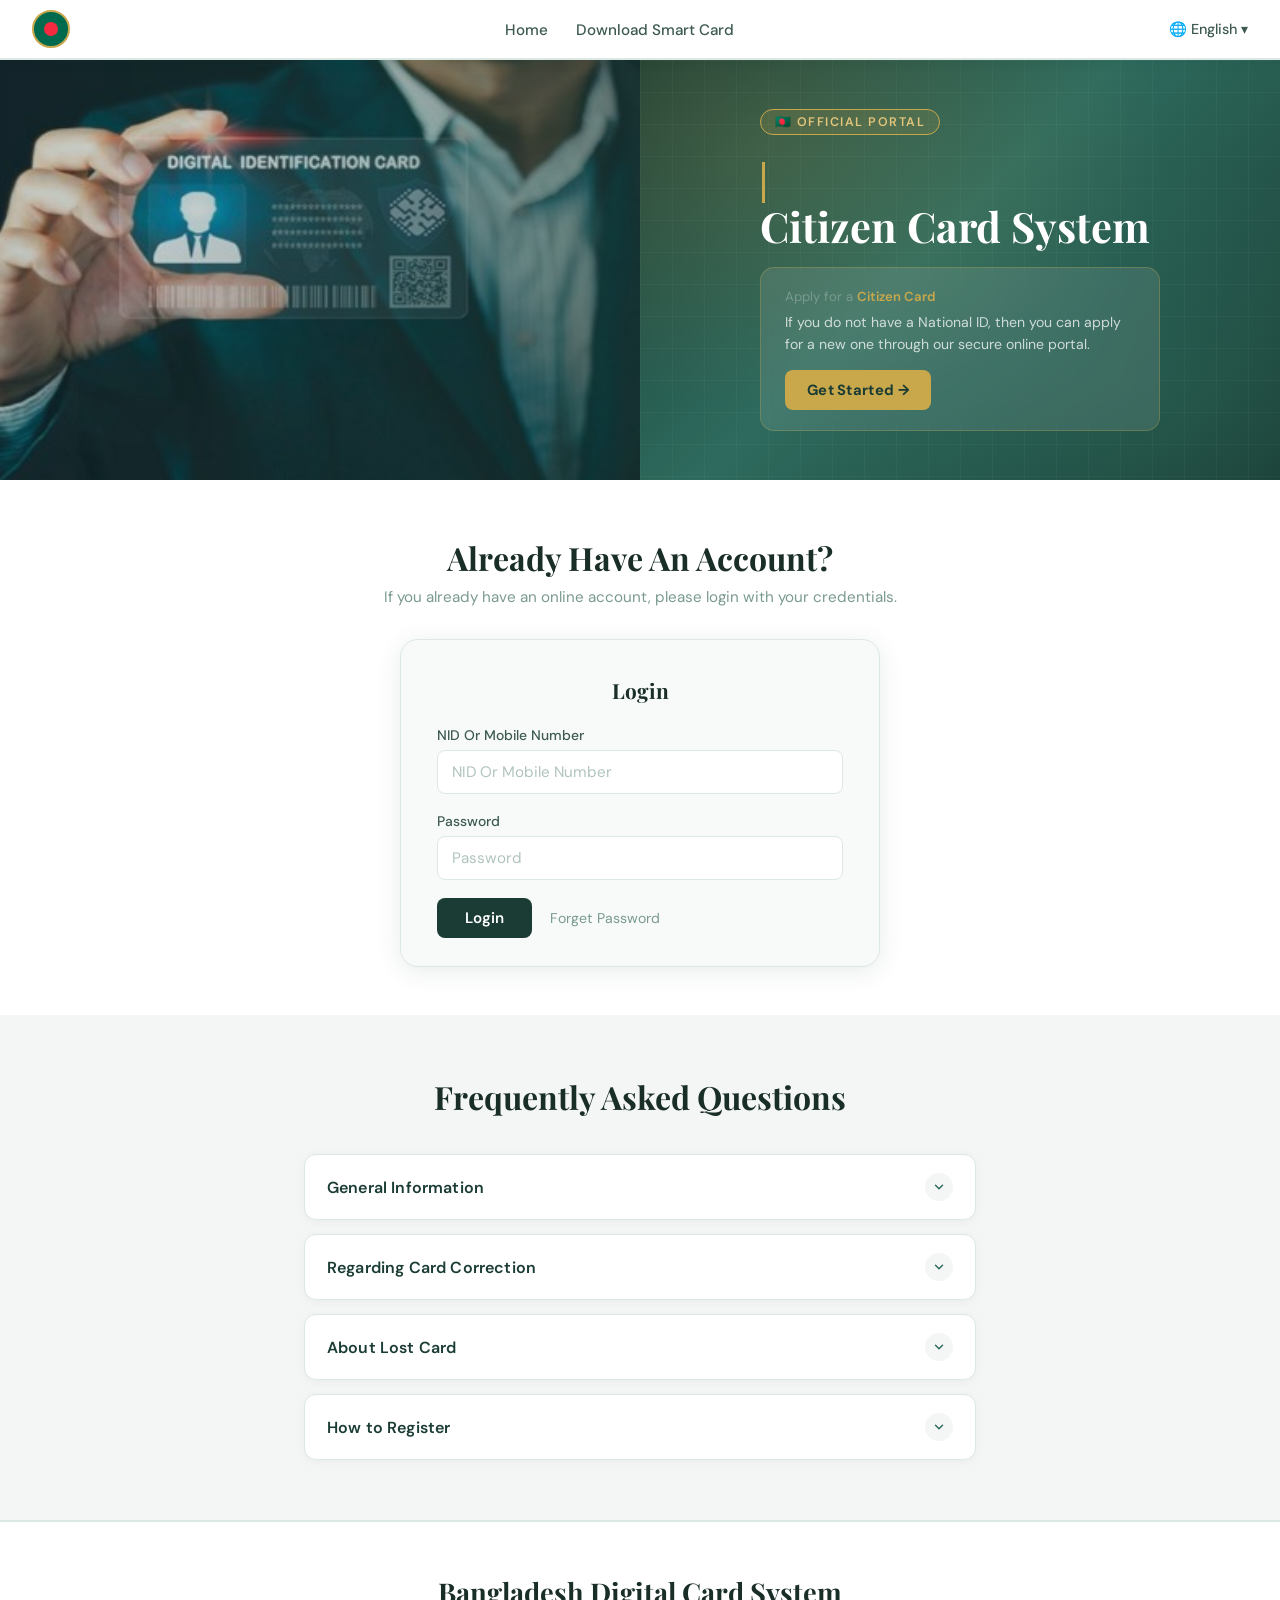
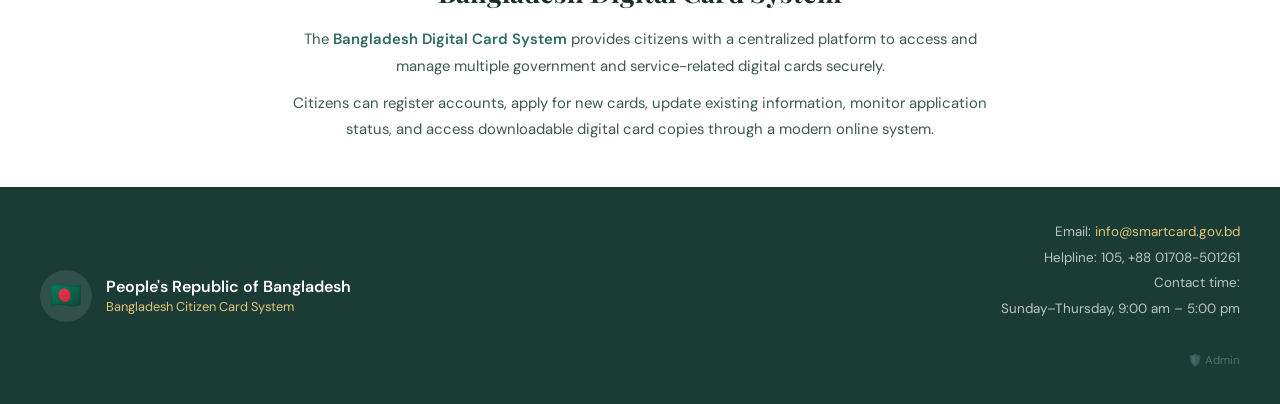
<file: index.html>
<!DOCTYPE html>
<html lang="en">

<head>
    <meta charset="UTF-8" />
    <meta name="viewport" content="width=device-width, initial-scale=1.0" />
    <title>Bangladesh Citizen Card System</title>
    <link
        href="https://fonts.googleapis.com/css2?family=Playfair+Display:wght@600;700&family=DM+Sans:wght@300;400;500;600&display=swap"
        rel="stylesheet" />
    <link rel="stylesheet" href="style.css">
</head>

<body>

    <!-- NAVBAR -->
    <nav>
        <div class="nav-logo">
            <svg xmlns="http://www.w3.org/2000/svg" viewBox="0 0 38 38" width="38" height="38">
                <circle cx="19" cy="19" r="18" fill="#006a4e" stroke="#c9a84c" stroke-width="2" />
                <circle cx="19" cy="19" r="7" fill="#f42a41" />
            </svg>
        </div>
        <ul class="nav-links">
            <li><a href="index.html">Home</a></li>
            <li><a href="#" id="downloadLink">Download Smart Card</a></li>
        </ul>
        <div class="nav-right">🌐 English ▾</div>
    </nav>

    <!-- HERO -->
    <section class="hero">
        <div class="hero-left">
            <img src="hero-bg.jpg" alt="Digital Identification Card" />
            <div class="hero-left-overlay"></div>
        </div>
        <div class="hero-right">
            <div class="hero-content">
                <div class="hero-badge">🇧🇩 Official Portal</div>
                <h1><span class="gold" id="typedText">Bangladesh</span><span class="cursor"></span><br />Citizen Card System</h1>
                <div class="hero-card">
                    <p class="label">Apply for a <span>Citizen Card</span></p>
                    <p class="desc">If you do not have a National ID, then you can apply for a new one through our
                        secure online portal.</p>
                    <a href="register.html" class="btn-primary">Get Started →</a>
                </div>
            </div>
        </div>
    </section>

    <!-- LOGIN -->
    <section class="section-account">
        <h2>Already Have An Account?</h2>
        <p class="sub">If you already have an online account, please login with your credentials.</p>
        <div class="login-card fade-in">
            <h3>Login</h3>
            <div class="form-group">
                <label>NID Or Mobile Number</label>
                <input type="text" id="loginNid" placeholder="NID Or Mobile Number" />
            </div>
            <div class="form-group">
                <label>Password</label>
                <input type="password" id="loginPassword" placeholder="Password" />
            </div>
            <div class="login-actions">
                <button class="btn-login">Login</button>
                <a href="#" class="forgot-link" id="forgotLink">Forget Password</a>
            </div>
        </div>
    </section>
    <!-- FAQ -->
    <section class="section-faq">
        <h2>Frequently Asked Questions</h2>
        <div class="faq-list">

            <div class="faq-item fade-in">
                <div class="faq-header">
                    <span>General Information</span>
                    <div class="faq-icon">
                        <svg viewBox="0 0 24 24">
                            <path d="M6 9l6 6 6-6" />
                        </svg>
                    </div>
                </div>
                <div class="faq-body">
                    <p>The Bangladesh Citizen Card System is an official government portal that allows citizens to apply
                        for, manage, and download their National Identity Cards.</p>
                </div>
            </div>

            <div class="faq-item">
                <div class="faq-header">
                    <span>Regarding Card Correction</span>
                    <div class="faq-icon">
                        <svg viewBox="0 0 24 24">
                            <path d="M6 9l6 6 6-6" />
                        </svg>
                    </div>
                </div>
                <div class="faq-body">
                    <p>If your NID card contains incorrect information, you can submit a correction request through this
                        portal with the required supporting documents.</p>
                </div>
            </div>

            <div class="faq-item">
                <div class="faq-header">
                    <span>About Lost Card</span>
                    <div class="faq-icon">
                        <svg viewBox="0 0 24 24">
                            <path d="M6 9l6 6 6-6" />
                        </svg>
                    </div>
                </div>
                <div class="faq-body">
                    <p>If your NID card has been lost or stolen, you can apply for a re-issue through this portal. A GD
                        from a local police station may be required.</p>
                </div>
            </div>

            <div class="faq-item">
                <div class="faq-header">
                    <span>How to Register</span>
                    <div class="faq-icon">
                        <svg viewBox="0 0 24 24">
                            <path d="M6 9l6 6 6-6" />
                        </svg>
                    </div>
                </div>
                <div class="faq-body">
                    <p>Click "Get Started", provide your NID number, date of birth, and phone number for OTP
                        verification, then follow the on-screen steps.</p>
                </div>
            </div>

        </div>
    </section>

    <!-- INFO -->
    <section class="section-info fade-in">
        <h2>Bangladesh Digital Card System</h2>
        <p>The <span class="info-highlight">Bangladesh Digital Card System</span> provides citizens with a centralized
            platform to access and manage multiple government and service-related digital cards securely.</p>
        <p>Citizens can register accounts, apply for new cards, update existing information, monitor application status,
            and access downloadable digital card copies through a modern online system.</p>
    </section>

    <!-- FOOTER -->
    <footer>
        <div class="footer-left">
            <div class="footer-logo">🇧🇩</div>
            <div class="footer-brand">
                People's Republic of Bangladesh
                <small>Bangladesh Citizen Card System</small>
            </div>
        </div>
        <div class="footer-right">
            Email: <a href="mailto:info@smartcard.gov.bd">info@smartcard.gov.bd</a><br />
            Helpline: 105, +88 01708-501261<br />
            Contact time:<br />
            Sunday–Thursday, 9:00 am – 5:00 pm
            <br /><br />
            <a href="admin-login.html" style="color:rgba(255,255,255,0.25); font-size:0.72rem;">🛡️ Admin</a>
        </div>
    </footer>

    <!-- FORGET PASSWORD MODAL -->
    <div class="modal-overlay" id="forgotModal">
        <div class="modal-box">
            <button class="modal-close" onclick="closeForgotModal()">✕</button>

            <div class="modal-steps active" id="fp-step1">
                <h3>🔑 Forget Password</h3>
                <p>Registered phone number দিন। OTP পাঠানো হবে।</p>
                <div class="form-group">
                    <label>Mobile Number</label>
                    <input type="tel" id="fp-phone" placeholder="01XXXXXXXXX" />
                    <span style="font-size:0.78rem; color:var(--text-muted); margin-top:4px; display:block;">📱 Bangladesh format: 01XXXXXXXXX</span>
                    <span class="fp-err" id="fp-phone-err">⚠️ Phone নম্বর দিন।</span>
                </div>
                <button class="modal-btn" onclick="fpSendOtp()">Send OTP →</button>
            </div>

            <div class="modal-steps" id="fp-step2">
                <h3>📱 OTP Verification</h3>
                <p id="fp-otp-desc">আপনার phone-এ OTP পাঠানো হয়েছে।</p>
                <div class="otp-row">
                    <input type="text" maxlength="1" id="otp1" class="otp-box" oninput="otpNext(this,'otp2')" />
                    <input type="text" maxlength="1" id="otp2" class="otp-box" oninput="otpNext(this,'otp3')" />
                    <input type="text" maxlength="1" id="otp3" class="otp-box" oninput="otpNext(this,'otp4')" />
                    <input type="text" maxlength="1" id="otp4" class="otp-box" oninput="otpNext(this,null)" />
                </div>
                <span style="font-size:0.78rem; color:var(--text-muted); display:block; margin-bottom:6px;">📲 আপনার ফোনে পাঠানো ৪-digit OTP টি দিন।</span>
                <span class="fp-err" id="fp-otp-err">⚠️ সঠিক OTP দিন।</span>
                <button class="modal-btn" onclick="fpVerifyOtp()">Verify OTP →</button>
            </div>

            <div class="modal-steps" id="fp-step3">
                <h3>🔒 New Password</h3>
                <p>নতুন password দিন।</p>
                <div class="form-group">
                    <label>New Password</label>
                    <input type="password" id="fp-newpass" placeholder="New Password" />
                    <span class="fp-err" id="fp-newpass-err">⚠️ Password দিন।</span>
                </div>
                <div class="form-group">
                    <label>Confirm Password</label>
                    <input type="password" id="fp-confirm" placeholder="Confirm Password" />
                    <span class="fp-err" id="fp-confirm-err">⚠️ Password মিলছে না।</span>
                </div>
                <button class="modal-btn" onclick="fpResetPassword()">Reset Password →</button>
            </div>

            <div class="modal-steps" id="fp-step4">
                <div class="fp-success">
                    <div class="fp-success-icon">✅</div>
                    <h4>Password Reset সফল!</h4>
                    <p>নতুন password দিয়ে login করুন।</p>
                </div>
                <button class="modal-btn" onclick="closeForgotModal()" style="margin-top:20px;">Close</button>
            </div>
        </div>
    </div>

    <script src="api.js"></script>
    <script src="script.js"></script>
    
</body>

</html>
</file>
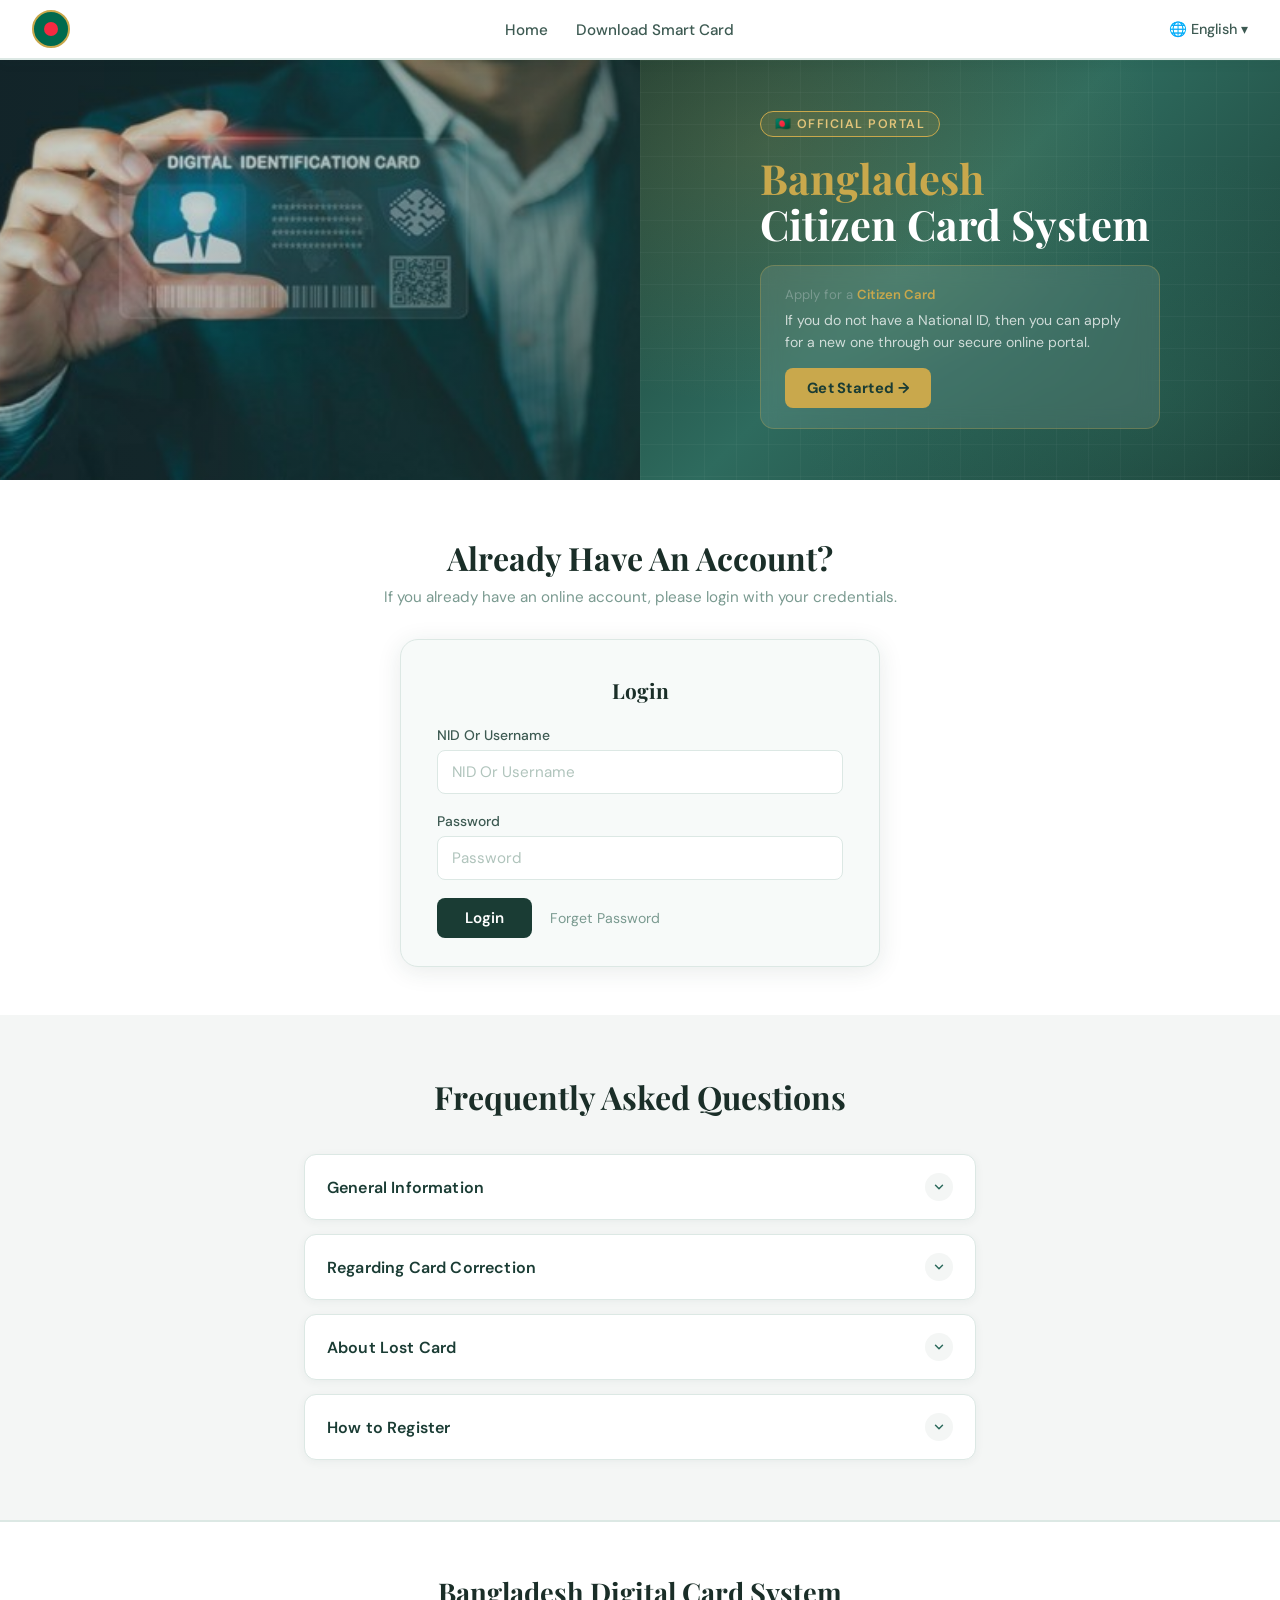
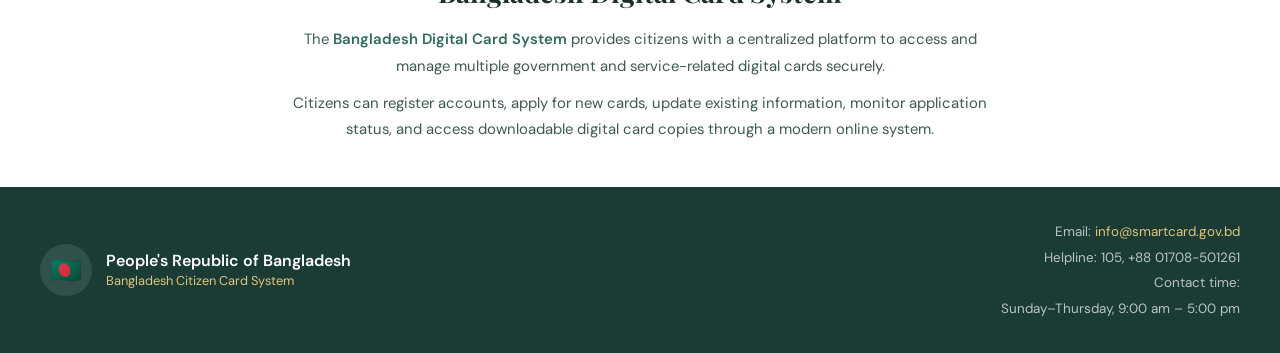
<file: frontend/index.html>
<!DOCTYPE html>
<html lang="en">

<head>
    <meta charset="UTF-8" />
    <meta name="viewport" content="width=device-width, initial-scale=1.0" />
    <title>Bangladesh Citizen Card System</title>
    <link
        href="https://fonts.googleapis.com/css2?family=Playfair+Display:wght@600;700&family=DM+Sans:wght@300;400;500;600&display=swap"
        rel="stylesheet" />
    <link rel="stylesheet" href="style.css">
</head>

<body>

    <!-- NAVBAR -->
    <nav>
        <div class="nav-logo">
            <svg xmlns="http://www.w3.org/2000/svg" viewBox="0 0 38 38" width="38" height="38">
                <circle cx="19" cy="19" r="18" fill="#006a4e" stroke="#c9a84c" stroke-width="2" />
                <circle cx="19" cy="19" r="7" fill="#f42a41" />
            </svg>
        </div>
        <ul class="nav-links">
            <li><a href="#">Home</a></li>
            <li><a href="#">Download Smart Card</a></li>
        </ul>
        <div class="nav-right">🌐 English ▾</div>
    </nav>

    <!-- HERO -->
    <section class="hero">
        <div class="hero-left">
            <img src="hero-bg.jpg" alt="Digital Identification Card" />
            <div class="hero-left-overlay"></div>
        </div>
        <div class="hero-right">
            <div class="hero-content">
                <div class="hero-badge">🇧🇩 Official Portal</div>
                <h1><span>Bangladesh</span><br />Citizen Card System</h1>
                <div class="hero-card">
                    <p class="label">Apply for a <span>Citizen Card</span></p>
                    <p class="desc">If you do not have a National ID, then you can apply for a new one through our
                        secure online portal.</p>
                    <a href="register.html" class="btn-primary">Get Started →</a>
                </div>
            </div>
        </div>
    </section>

    <!-- LOGIN -->
    <section class="section-account">
        <h2>Already Have An Account?</h2>
        <p class="sub">If you already have an online account, please login with your credentials.</p>
        <div class="login-card">
            <h3>Login</h3>
            <div class="form-group">
                <label>NID Or Username</label>
                <input type="text" placeholder="NID Or Username" />
            </div>
            <div class="form-group">
                <label>Password</label>
                <input type="password" placeholder="Password" />
            </div>
            <div class="login-actions">
                <button class="btn-login">Login</button>
                <a href="#" class="forgot-link">Forget Password</a>
            </div>
        </div>
    </section>

    <!-- FAQ -->
    <section class="section-faq">
        <h2>Frequently Asked Questions</h2>
        <div class="faq-list">

            <div class="faq-item">
                <div class="faq-header">
                    <span>General Information</span>
                    <div class="faq-icon">
                        <svg viewBox="0 0 24 24">
                            <path d="M6 9l6 6 6-6" />
                        </svg>
                    </div>
                </div>
                <div class="faq-body">
                    <p>The Bangladesh Citizen Card System is an official government portal that allows citizens to apply
                        for, manage, and download their National Identity Cards.</p>
                </div>
            </div>

            <div class="faq-item">
                <div class="faq-header">
                    <span>Regarding Card Correction</span>
                    <div class="faq-icon">
                        <svg viewBox="0 0 24 24">
                            <path d="M6 9l6 6 6-6" />
                        </svg>
                    </div>
                </div>
                <div class="faq-body">
                    <p>If your NID card contains incorrect information, you can submit a correction request through this
                        portal with the required supporting documents.</p>
                </div>
            </div>

            <div class="faq-item">
                <div class="faq-header">
                    <span>About Lost Card</span>
                    <div class="faq-icon">
                        <svg viewBox="0 0 24 24">
                            <path d="M6 9l6 6 6-6" />
                        </svg>
                    </div>
                </div>
                <div class="faq-body">
                    <p>If your NID card has been lost or stolen, you can apply for a re-issue through this portal. A GD
                        from a local police station may be required.</p>
                </div>
            </div>

            <div class="faq-item">
                <div class="faq-header">
                    <span>How to Register</span>
                    <div class="faq-icon">
                        <svg viewBox="0 0 24 24">
                            <path d="M6 9l6 6 6-6" />
                        </svg>
                    </div>
                </div>
                <div class="faq-body">
                    <p>Click "Get Started", provide your NID number, date of birth, and phone number for OTP
                        verification, then follow the on-screen steps.</p>
                </div>
            </div>

        </div>
    </section>

    <!-- INFO -->
    <section class="section-info">
        <h2>Bangladesh Digital Card System</h2>
        <p>The <span class="info-highlight">Bangladesh Digital Card System</span> provides citizens with a centralized
            platform to access and manage multiple government and service-related digital cards securely.</p>
        <p>Citizens can register accounts, apply for new cards, update existing information, monitor application status,
            and access downloadable digital card copies through a modern online system.</p>
    </section>

    <!-- FOOTER -->
    <footer>
        <div class="footer-left">
            <div class="footer-logo">🇧🇩</div>
            <div class="footer-brand">
                People's Republic of Bangladesh
                <small>Bangladesh Citizen Card System</small>
            </div>
        </div>
        <div class="footer-right">
            Email: <a href="mailto:info@smartcard.gov.bd">info@smartcard.gov.bd</a><br />
            Helpline: 105, +88 01708-501261<br />
            Contact time:<br />
            Sunday–Thursday, 9:00 am – 5:00 pm
        </div>
    </footer>

    <script src="script.js"></script>
</body>

</html>
</file>
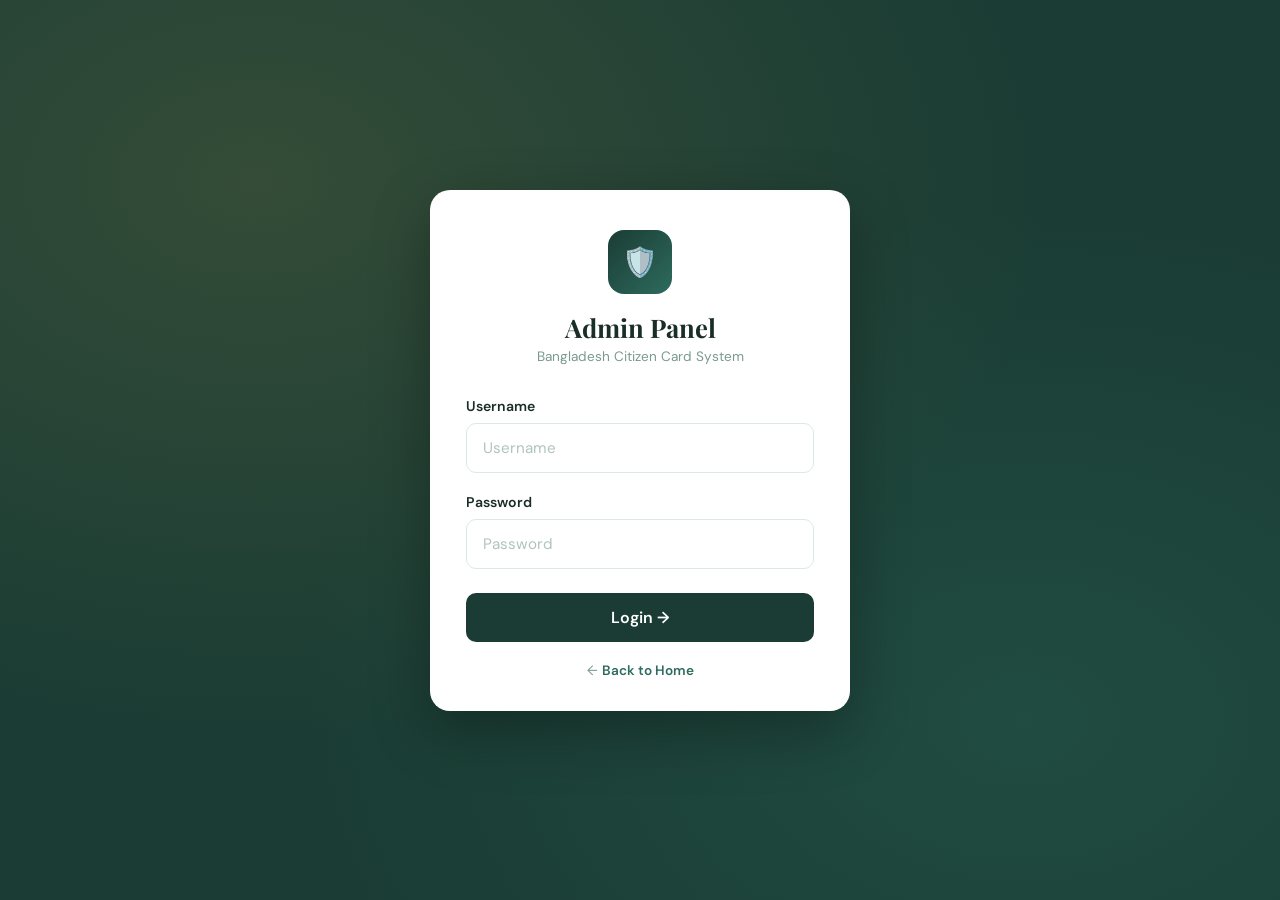
<file: admin-login.html>
<!DOCTYPE html>
<html lang="en">

<head>
  <meta charset="UTF-8" />
  <meta name="viewport" content="width=device-width, initial-scale=1.0" />
  <title>Admin Login — Bangladesh Citizen Card</title>
  <link
    href="https://fonts.googleapis.com/css2?family=Playfair+Display:wght@600;700&family=DM+Sans:wght@300;400;500;600&display=swap"
    rel="stylesheet" />
  <link rel="stylesheet" href="style.css" />
  <style>
    .admin-login-page {
      min-height: 100vh;
      background: var(--green-dark);
      display: flex;
      align-items: center;
      justify-content: center;
      padding: 24px;
      position: relative;
      overflow: hidden;
    }

    .admin-login-page::before {
      content: '';
      position: absolute;
      inset: 0;
      background:
        radial-gradient(ellipse at 20% 20%, rgba(201, 168, 76, 0.15) 0%, transparent 55%),
        radial-gradient(ellipse at 80% 80%, rgba(58, 138, 116, 0.20) 0%, transparent 50%);
      pointer-events: none;
    }

    .admin-login-box {
      background: var(--white);
      border-radius: 20px;
      padding: 40px 36px 32px;
      width: 100%;
      max-width: 420px;
      box-shadow: 0 20px 60px rgba(0, 0, 0, 0.3);
      position: relative;
      z-index: 1;
    }

    .admin-login-header {
      text-align: center;
      margin-bottom: 32px;
    }

    .admin-icon {
      width: 64px;
      height: 64px;
      background: linear-gradient(135deg, var(--green-dark), var(--green-mid));
      border-radius: 16px;
      display: flex;
      align-items: center;
      justify-content: center;
      font-size: 1.8rem;
      margin: 0 auto 16px;
    }

    .admin-login-header h2 {
      font-family: 'Playfair Display', serif;
      font-size: 1.6rem;
      color: var(--text-dark);
      margin-bottom: 4px;
    }

    .admin-login-header p {
      font-size: 0.85rem;
      color: var(--text-muted);
    }

    .admin-login-box .form-group {
      margin-bottom: 20px;
    }

    .admin-login-box .form-group label {
      display: block;
      font-size: 0.88rem;
      font-weight: 600;
      color: var(--text-dark);
      margin-bottom: 8px;
    }

    .admin-login-box .form-group input {
      width: 100%;
      padding: 14px 16px;
      border: 1.5px solid var(--border);
      border-radius: 10px;
      font-size: 0.95rem;
      font-family: 'DM Sans', sans-serif;
      color: var(--text-dark);
      background: var(--white);
      outline: none;
      transition: border-color 0.2s, box-shadow 0.2s;
      box-sizing: border-box;
    }

    .admin-login-box .form-group input:focus {
      border-color: var(--green-mid);
      box-shadow: 0 0 0 3px rgba(46, 107, 94, 0.12);
    }

    .admin-login-box .form-group input.error {
      border-color: #e74c3c;
      box-shadow: 0 0 0 3px rgba(231, 76, 60, 0.10);
    }

    .err-msg {
      font-size: 0.8rem;
      color: #e74c3c;
      margin-top: 5px;
      display: none;
    }

    .err-msg.show {
      display: block;
    }

    .btn-admin-login {
      width: 100%;
      background: var(--green-dark);
      color: var(--white);
      border: none;
      border-radius: 10px;
      padding: 14px;
      font-size: 1rem;
      font-weight: 600;
      font-family: 'DM Sans', sans-serif;
      cursor: pointer;
      transition: background 0.2s, transform 0.15s;
      margin-top: 4px;
    }

    .btn-admin-login:hover {
      background: var(--green-mid);
      transform: translateY(-1px);
    }

    .btn-admin-login:disabled {
      background: #aaa;
      cursor: not-allowed;
      transform: none;
    }

    .back-link {
      text-align: center;
      margin-top: 20px;
      font-size: 0.85rem;
      color: var(--text-muted);
    }

    .back-link a {
      color: var(--green-mid);
      text-decoration: none;
      font-weight: 600;
    }

    .back-link a:hover {
      text-decoration: underline;
    }
  </style>
</head>

<body>

  <div class="admin-login-page">
    <div class="admin-login-box">

      <div class="admin-login-header">
        <div class="admin-icon">🛡️</div>
        <h2>Admin Panel</h2>
        <p>Bangladesh Citizen Card System</p>
      </div>

      <div class="form-group">
        <label>Username</label>
        <input type="text" id="admin-username" placeholder="Username" />
        <span class="err-msg" id="username-err">⚠️ Username দিন।</span>
      </div>

      <div class="form-group">
        <label>Password</label>
        <input type="password" id="admin-password" placeholder="Password" />
        <span class="err-msg" id="password-err">⚠️ Password দিন।</span>
      </div>

      <span class="err-msg" id="wrong-err" style="margin-bottom:12px; text-align:center;">
        ⚠️ Username বা Password ভুল।
      </span>

      <button class="btn-admin-login" id="loginBtn" onclick="handleAdminLogin()">Login →</button>

      <div class="back-link">
        ← <a href="index.html">Back to Home</a>
      </div>

    </div>
  </div>

  <script src="api.js"></script>
  <script>
    // Redirect if admin already logged in
    (function () {
      const token = localStorage.getItem('adminToken');
      if (token && token !== 'undefined' && token !== 'null') {
        window.location.replace('admin.html');
      }
    })();

    async function handleAdminLogin() {
      const username = document.getElementById('admin-username').value.trim();
      const password = document.getElementById('admin-password').value.trim();
      const usernameErr = document.getElementById('username-err');
      const passwordErr = document.getElementById('password-err');
      const wrongErr = document.getElementById('wrong-err');
      const loginBtn = document.getElementById('loginBtn');

      // Reset errors
      usernameErr.classList.remove('show');
      passwordErr.classList.remove('show');
      wrongErr.classList.remove('show');
      document.getElementById('admin-username').classList.remove('error');
      document.getElementById('admin-password').classList.remove('error');

      // Validate
      let valid = true;
      if (!username) {
        usernameErr.classList.add('show');
        document.getElementById('admin-username').classList.add('error');
        valid = false;
      }
      if (!password) {
        passwordErr.classList.add('show');
        document.getElementById('admin-password').classList.add('error');
        valid = false;
      }
      if (!valid) return;

      // Loading state
      loginBtn.disabled = true;
      loginBtn.textContent = 'Logging in...';

      const res = await adminLogin(username, password);

      if (res.success) {
        localStorage.setItem('adminToken', res.token);
        window.location.href = 'admin.html';
      } else {
        wrongErr.classList.add('show');
        document.getElementById('admin-username').classList.add('error');
        document.getElementById('admin-password').classList.add('error');
        loginBtn.disabled = false;
        loginBtn.textContent = 'Login →';
      }
    }

    // Enter key support on both fields
    document.getElementById('admin-username').addEventListener('keydown', e => {
      if (e.key === 'Enter') handleAdminLogin();
    });
    document.getElementById('admin-password').addEventListener('keydown', e => {
      if (e.key === 'Enter') handleAdminLogin();
    });
  </script>

</body>

</html>
</file>
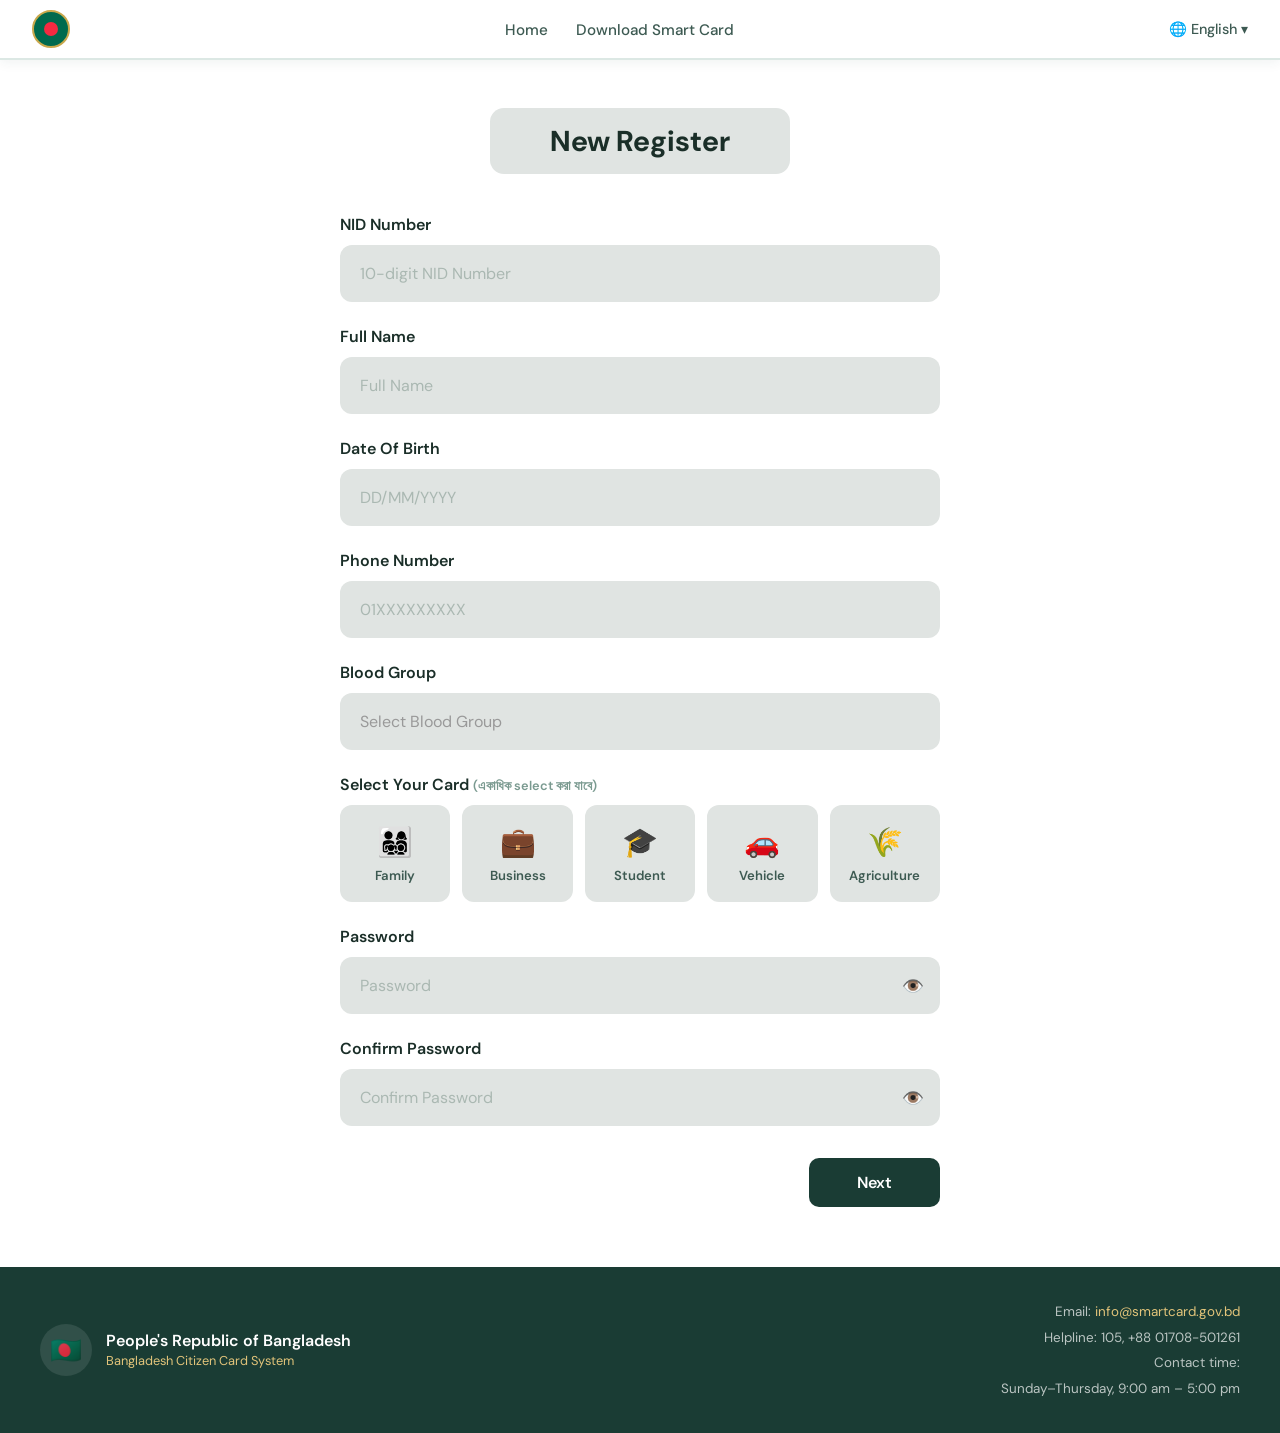
<file: register.html>
<!DOCTYPE html>
<html lang="en">

<head>
  <meta charset="UTF-8" />
  <meta name="viewport" content="width=device-width, initial-scale=1.0" />
  <title>New Register — Bangladesh Citizen Card</title>
  <link
    href="https://fonts.googleapis.com/css2?family=Playfair+Display:wght@600;700&family=DM+Sans:wght@300;400;500;600&display=swap"
    rel="stylesheet" />
  <link rel="stylesheet" href="style.css" />
  <style>
    .register-wrapper {
      min-height: calc(100vh - 60px - 120px);
      background: var(--white);
      padding: 48px 24px 60px;
    }

    .register-title-box {
      display: block;
      width: fit-content;
      margin: 0 auto 40px;
      background: #e0e4e2;
      border-radius: 14px;
      padding: 14px 60px;
    }

    .register-title-box h2 {
      font-family: 'DM Sans', sans-serif;
      font-size: 1.8rem;
      font-weight: 700;
      color: var(--text-dark);
      text-align: center;
    }

    .register-form {
      max-width: 600px;
      margin: 0 auto;
      display: flex;
      flex-direction: column;
      gap: 24px;
    }

    .register-form .form-group {
      margin-bottom: 0;
    }

    .register-form .form-group label {
      font-size: 1rem;
      font-weight: 600;
      color: var(--text-dark);
      margin-bottom: 10px;
      display: block;
    }

    .register-form .form-group input,
    .register-form .form-group select {
      width: 100%;
      padding: 18px 20px;
      border: none;
      border-radius: 12px;
      font-size: 1rem;
      font-family: 'DM Sans', sans-serif;
      color: #999;
      background: #e0e4e2;
      outline: none;
      transition: background 0.2s, box-shadow 0.2s, color 0.2s;
      appearance: none;
      -webkit-appearance: none;
    }

    .register-form .form-group input:focus,
    .register-form .form-group select:focus {
      background: #d4dbd7;
      box-shadow: 0 0 0 3px rgba(46, 107, 94, 0.12);
      color: var(--text-dark);
    }

    .register-form .form-group input::placeholder {
      color: #aab8b2;
    }

    .select-wrapper {
      position: relative;
    }

    .select-wrapper select {
      cursor: pointer;
      color: #aab8b2;
    }

    .select-wrapper select.selected {
      color: var(--text-dark);
    }

    .select-wrapper select option {
      color: var(--text-dark);
    }

    .select-arrow {
      position: absolute;
      right: 20px;
      top: 50%;
      transform: translateY(-50%);
      pointer-events: none;
      color: #888;
      font-size: 1rem;
    }

    .register-form .form-group input.error,
    .register-form .form-group select.error {
      box-shadow: 0 0 0 2.5px #e74c3c;
      background: #fdf0ee;
    }

    .error-msg {
      font-size: 0.82rem;
      color: #e74c3c;
      margin-top: 6px;
      display: none;
    }

    .error-msg.show {
      display: block;
    }

    .register-actions {
      display: flex;
      justify-content: flex-end;
      margin-top: 8px;
    }

    /* ---- Card Picker ---- */
    .card-picker {
      display: flex;
      gap: 12px;
      flex-wrap: wrap;
    }

    .card-option {
      flex: 1;
      min-width: 80px;
      background: #e0e4e2;
      border: 2px solid transparent;
      border-radius: 12px;
      padding: 16px 8px;
      text-align: center;
      cursor: pointer;
      transition: all 0.2s;
      position: relative;
    }

    .card-option:hover {
      background: #d4dbd7;
      transform: translateY(-2px);
    }

    .card-option.selected {
      background: #eaf4f1;
      border-color: var(--green-mid);
      box-shadow: 0 0 0 3px rgba(46, 107, 94, 0.12);
    }

    .card-option .card-icon {
      font-size: 1.8rem;
      margin-bottom: 6px;
    }

    .card-option .card-label {
      font-size: 0.82rem;
      font-weight: 600;
      color: var(--text-mid);
    }

    .card-option.selected .card-label {
      color: var(--green-dark);
    }

    /* Checkmark */
    .card-check {
      display: none;
      position: absolute;
      top: 6px;
      right: 8px;
      background: var(--green-mid);
      color: white;
      border-radius: 50%;
      width: 18px;
      height: 18px;
      font-size: 0.65rem;
      font-weight: 700;
      align-items: center;
      justify-content: center;
    }

    .card-option.selected .card-check {
      display: flex;
    }

    .password-wrapper {
      position: relative;
    }

    .password-wrapper input {
      padding-right: 50px !important;
    }

    .toggle-password {
      position: absolute;
      right: 16px;
      top: 50%;
      transform: translateY(-50%);
      cursor: pointer;
      color: var(--text-muted);
      font-size: 1.1rem;
      user-select: none;
    }

    .toggle-password:hover {
      color: var(--green-mid);
    }

    .btn-next {
      background: var(--green-dark);
      color: var(--white);
      border: none;
      border-radius: 10px;
      padding: 14px 48px;
      font-size: 1rem;
      font-weight: 600;
      font-family: 'DM Sans', sans-serif;
      cursor: pointer;
      transition: background 0.2s, transform 0.15s;
    }

    .btn-next:hover {
      background: var(--green-mid);
      transform: translateY(-1px);
    }

    .success-box {
      display: none;
      max-width: 600px;
      margin: 0 auto;
      background: #eafaf3;
      border: 1.5px solid #2ecc71;
      border-radius: 12px;
      padding: 32px;
      text-align: center;
    }

    .success-box .success-icon {
      font-size: 3rem;
      margin-bottom: 12px;
    }

    .success-box h3 {
      font-family: 'Playfair Display', serif;
      font-size: 1.5rem;
      color: #27ae60;
      margin-bottom: 10px;
    }

    .success-box p {
      color: var(--text-mid);
      font-size: 0.95rem;
      line-height: 1.7;
    }

    .success-box .btn-home {
      display: inline-block;
      margin-top: 20px;
      background: var(--green-dark);
      color: var(--white);
      padding: 11px 32px;
      border-radius: 8px;
      text-decoration: none;
      font-weight: 600;
      font-size: 0.95rem;
      transition: background 0.2s;
    }

    .success-box .btn-home:hover {
      background: var(--green-mid);
    }

    @media (max-width: 600px) {
      .register-title-box {
        padding: 12px 32px;
      }

      .register-title-box h2 {
        font-size: 1.4rem;
      }

      .btn-next {
        width: 100%;
      }

      .register-actions {
        justify-content: center;
      }
    }
  </style>
</head>

<body>

  <!-- NAVBAR -->
  <nav>
    <div class="nav-logo">
      <svg xmlns="http://www.w3.org/2000/svg" viewBox="0 0 38 38" width="38" height="38">
        <circle cx="19" cy="19" r="18" fill="#006a4e" stroke="#c9a84c" stroke-width="2" />
        <circle cx="19" cy="19" r="7" fill="#f42a41" />
      </svg>
    </div>
    <ul class="nav-links">
      <li><a href="index.html">Home</a></li>
      <li><a href="#">Download Smart Card</a></li>
    </ul>
    <div class="nav-right">🌐 English ▾</div>
  </nav>

  <!-- REGISTER FORM -->
  <div class="register-wrapper">
    <div class="register-title-box">
      <h2>New Register</h2>
    </div>

    <div class="register-form" id="registerForm">

      <div class="form-group">
        <label for="nid">NID Number</label>
        <input type="text" id="nid" placeholder="10-digit NID Number" maxlength="10" oninput="this.value = this.value.replace(/\D/g, ''); clearError(this)" />
        <span class="error-msg" id="nid-err">⚠️ সঠিক ১০-ডিজিট NID নম্বর দিন।</span>
      </div>

      <div class="form-group">
        <label for="fullname">Full Name</label>
        <input type="text" id="fullname" placeholder="Full Name" oninput="clearError(this)" />
        <span class="error-msg" id="fullname-err">⚠️ Full Name দিন।</span>
      </div>

      <div class="form-group">
        <label for="dob">Date Of Birth</label>
        <input type="text" id="dob" placeholder="DD/MM/YYYY" maxlength="10"
          oninput="formatDate(this); clearError(this)" />
        <span class="error-msg" id="dob-err">⚠️ সঠিক Date of Birth দিন। (DD/MM/YYYY)</span>
      </div>

      <div class="form-group">
        <label for="phone">Phone Number</label>
        <input type="tel" id="phone" placeholder="01XXXXXXXXX" maxlength="11" oninput="clearError(this)" />
        <span class="error-msg" id="phone-err">⚠️ সঠিক Phone Number দিন। (01XXXXXXXXX)</span>
      </div>

      <div class="form-group">
        <label for="bloodGroup">Blood Group</label>
        <select id="bloodGroup" onchange="clearError(this)">
          <option value="">Select Blood Group</option>
          <option value="A+">A+</option>
          <option value="A-">A-</option>
          <option value="B+">B+</option>
          <option value="B-">B-</option>
          <option value="AB+">AB+</option>
          <option value="AB-">AB-</option>
          <option value="O+">O+</option>
          <option value="O-">O-</option>
        </select>
        <span class="error-msg" id="bloodGroup-err">⚠️ সঠিক Blood Group নির্বাচন করুন।</span>
      </div>

      <div class="form-group">
        <label>Select Your Card <span style="font-size:0.8rem;color:var(--text-muted)">(একাধিক select করা
            যাবে)</span></label>
        <div class="card-picker">

          <div class="card-option" onclick="selectCard('family', this)">
            <div class="card-icon">👨‍👩‍👧‍👦</div>
            <div class="card-label">Family</div>
            <div class="card-check">✓</div>
          </div>

          <div class="card-option" onclick="selectCard('business', this)">
            <div class="card-icon">💼</div>
            <div class="card-label">Business</div>
            <div class="card-check">✓</div>
          </div>

          <div class="card-option" onclick="selectCard('student', this)">
            <div class="card-icon">🎓</div>
            <div class="card-label">Student</div>
            <div class="card-check">✓</div>
          </div>

          <div class="card-option" onclick="selectCard('vehicle', this)">
            <div class="card-icon">🚗</div>
            <div class="card-label">Vehicle</div>
            <div class="card-check">✓</div>
          </div>

          <div class="card-option" onclick="selectCard('agriculture', this)">
            <div class="card-icon">🌾</div>
            <div class="card-label">Agriculture</div>
            <div class="card-check">✓</div>
          </div>

        </div>
        <input type="hidden" id="cardType" />
        <span class="error-msg" id="cardType-err">⚠️ কমপক্ষে একটি Card select করুন।</span>
      </div>
      <!-- Password -->
      <div class="form-group">
        <label for="password">Password</label>
        <div class="password-wrapper">
          <input type="password" id="password" placeholder="Password" oninput="clearError(this)" />
          <span class="toggle-password" onclick="togglePass('password', this)">👁️</span>
        </div>
        <span class="error-msg" id="password-err">⚠️ Password দিন।</span>
      </div>

      <!-- Confirm Password -->
      <div class="form-group">
        <label for="confirmPassword">Confirm Password</label>
        <div class="password-wrapper">
          <input type="password" id="confirmPassword" placeholder="Confirm Password" oninput="clearError(this)" />
          <span class="toggle-password" onclick="togglePass('confirmPassword', this)">👁️</span>
        </div>
        <span class="error-msg" id="confirmPassword-err">⚠️ Password মিলছে না।</span>
      </div>

      <div class="register-actions">
        <button class="btn-next" onclick="handleNext()">Next</button>
      </div>

    </div>

    <!-- Success -->
    <div class="success-box" id="successBox">
      <div class="success-icon">✅</div>
      <h3>Registration Successful!</h3>
      <p>আপনার তথ্য সফলভাবে জমা হয়েছে।<br />আমরা শীঘ্রই আপনার সাথে যোগাযোগ করব।</p>
      <a href="index.html" class="btn-home">← Back to Home</a>
    </div>
  </div>

  <!-- FOOTER -->
  <footer>
    <div class="footer-left">
      <div class="footer-logo">🇧🇩</div>
      <div class="footer-brand">
        People's Republic of Bangladesh
        <small>Bangladesh Citizen Card System</small>
      </div>
    </div>
    <div class="footer-right">
      Email: <a href="mailto:info@smartcard.gov.bd">info@smartcard.gov.bd</a><br />
      Helpline: 105, +88 01708-501261<br />
      Contact time:<br />
      Sunday–Thursday, 9:00 am – 5:00 pm
    </div>
  </footer>

  <script src="api.js"></script>
  <script src="register.js"></script>
</body>

</html>
</file>
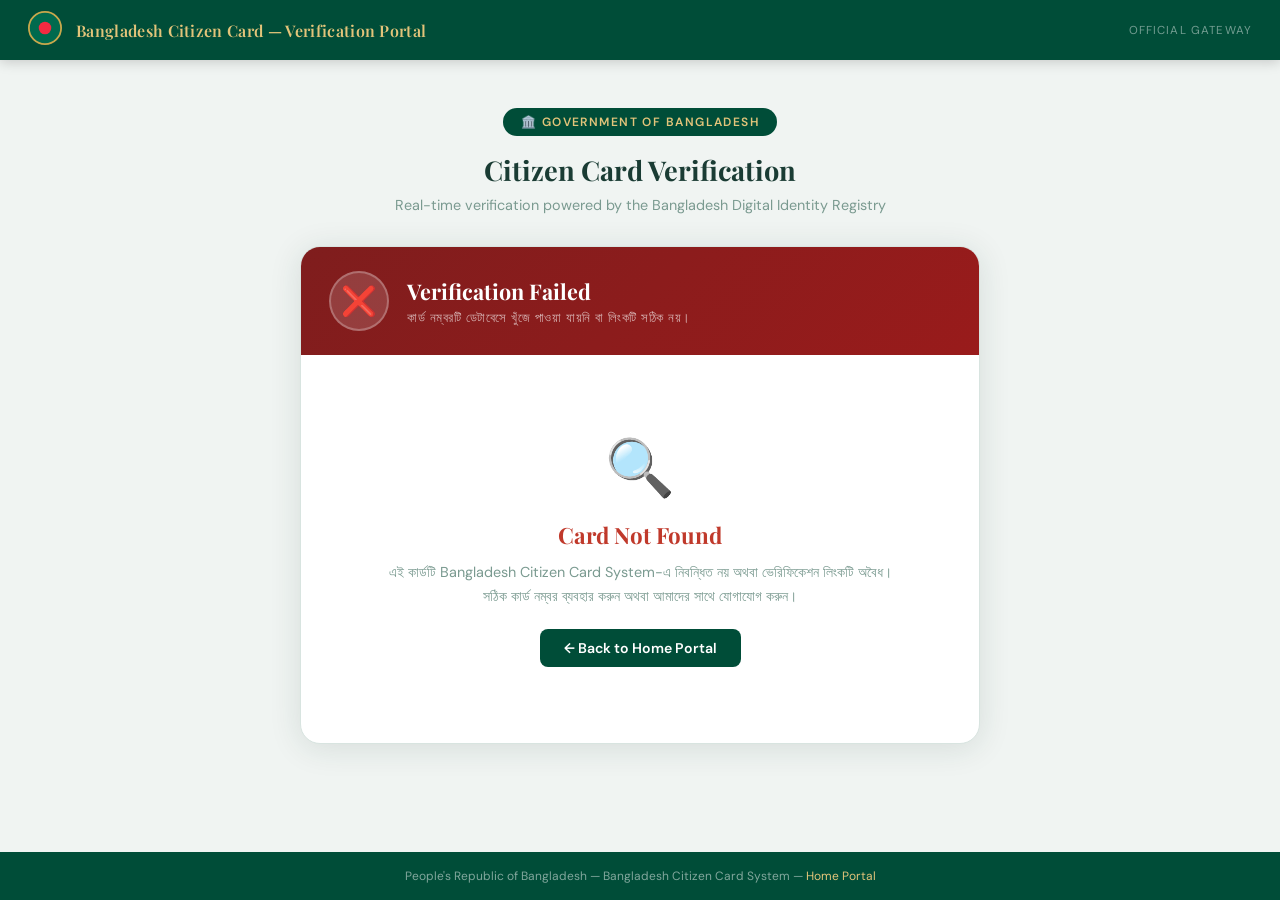
<file: verify.html>
<!DOCTYPE html>
<html lang="en">

<head>
  <meta charset="UTF-8" />
  <meta name="viewport" content="width=device-width, initial-scale=1.0" />
  <title>Card Verification — Bangladesh Citizen Card System</title>
  <link
    href="https://fonts.googleapis.com/css2?family=Playfair+Display:wght@600;700&family=DM+Sans:wght@300;400;500;600&display=swap"
    rel="stylesheet" />
  <style>
    :root {
      --green-dark: #004d38;
      --green-mid: #2e6b5e;
      --gold: #c9a84c;
      --gold-light: #e2c47a;
      --white: #ffffff;
      --text-dark: #1a3c34;
      --text-mid: #3d6b5e;
      --text-muted: #7a9a90;
      --border: #d8e4e0;
      --shadow: 0 2px 16px rgba(26, 60, 52, 0.08);
    }

    * {
      margin: 0;
      padding: 0;
      box-sizing: border-box;
    }

    body {
      font-family: 'DM Sans', sans-serif;
      background: #f0f4f2;
      min-height: 100vh;
      display: flex;
      flex-direction: column;
    }

    /* ---- NAV ---- */
    nav {
      background: var(--green-dark);
      height: 60px;
      display: flex;
      align-items: center;
      padding: 0 28px;
      gap: 14px;
      position: sticky;
      top: 0;
      z-index: 100;
      box-shadow: 0 2px 12px rgba(0,0,0,0.18);
    }

    .nav-logo svg { flex-shrink: 0; }

    .nav-title {
      font-family: 'Playfair Display', serif;
      color: var(--gold-light);
      font-size: 1rem;
      font-weight: 600;
      letter-spacing: 0.02em;
    }

    .nav-subtitle {
      font-size: 0.72rem;
      color: rgba(255,255,255,0.45);
      margin-left: auto;
      text-transform: uppercase;
      letter-spacing: 0.1em;
    }

    /* ---- MAIN ---- */
    main {
      flex: 1;
      display: flex;
      align-items: flex-start;
      justify-content: center;
      padding: 48px 20px 60px;
    }

    .verify-container {
      width: 100%;
      max-width: 680px;
    }

    /* ---- PORTAL HEADER ---- */
    .portal-header {
      text-align: center;
      margin-bottom: 32px;
    }

    .portal-badge {
      display: inline-flex;
      align-items: center;
      gap: 8px;
      background: var(--green-dark);
      color: var(--gold-light);
      font-size: 0.75rem;
      font-weight: 600;
      letter-spacing: 0.12em;
      text-transform: uppercase;
      padding: 6px 18px;
      border-radius: 20px;
      margin-bottom: 16px;
    }

    .portal-header h1 {
      font-family: 'Playfair Display', serif;
      font-size: 1.7rem;
      color: var(--text-dark);
      margin-bottom: 8px;
    }

    .portal-header p {
      font-size: 0.9rem;
      color: var(--text-muted);
    }

    /* ---- RESULT CARD ---- */
    .result-card {
      background: var(--white);
      border-radius: 20px;
      box-shadow: 0 4px 32px rgba(26,60,52,0.12);
      overflow: hidden;
      border: 1.5px solid var(--border);
      animation: slideUp 0.4s ease both;
    }

    @keyframes slideUp {
      from { opacity: 0; transform: translateY(24px); }
      to   { opacity: 1; transform: translateY(0); }
    }

    /* ---- STATUS BANNER ---- */
    .status-banner {
      padding: 24px 28px;
      display: flex;
      align-items: center;
      gap: 18px;
    }

    .status-banner.verified {
      background: linear-gradient(135deg, #004d38 0%, #006a4e 100%);
    }

    .status-banner.invalid {
      background: linear-gradient(135deg, #7f1d1d 0%, #991b1b 100%);
    }

    .status-icon {
      width: 60px;
      height: 60px;
      border-radius: 50%;
      display: flex;
      align-items: center;
      justify-content: center;
      font-size: 1.8rem;
      flex-shrink: 0;
      background: rgba(255,255,255,0.15);
      border: 2px solid rgba(255,255,255,0.25);
    }

    .status-text h2 {
      font-family: 'Playfair Display', serif;
      font-size: 1.35rem;
      color: var(--white);
      margin-bottom: 4px;
    }

    .status-text p {
      font-size: 0.82rem;
      color: rgba(255,255,255,0.65);
      letter-spacing: 0.04em;
    }

    .status-seal {
      margin-left: auto;
      text-align: center;
      flex-shrink: 0;
    }

    .status-seal svg {
      opacity: 0.9;
    }

    /* ---- CARD BODY ---- */
    .card-body {
      padding: 28px;
    }

    /* ---- CARD TYPE RIBBON ---- */
    .card-type-ribbon {
      display: inline-flex;
      align-items: center;
      gap: 8px;
      background: rgba(0,77,56,0.08);
      color: var(--green-dark);
      font-size: 0.8rem;
      font-weight: 700;
      letter-spacing: 0.1em;
      text-transform: uppercase;
      padding: 6px 16px;
      border-radius: 20px;
      border: 1.5px solid rgba(0,77,56,0.15);
      margin-bottom: 24px;
    }

    /* ---- INFO GRID ---- */
    .info-grid {
      display: grid;
      grid-template-columns: 1fr 1fr;
      gap: 18px;
      margin-bottom: 24px;
    }

    .info-field {
      display: flex;
      flex-direction: column;
      gap: 3px;
    }

    .info-field.full-width {
      grid-column: 1 / -1;
    }

    .info-label {
      font-size: 0.7rem;
      font-weight: 700;
      color: var(--text-muted);
      text-transform: uppercase;
      letter-spacing: 0.1em;
    }

    .info-value {
      font-size: 1rem;
      font-weight: 600;
      color: var(--text-dark);
    }

    .blood-badge {
      display: inline-flex;
      align-items: center;
      gap: 6px;
      background: #fef2f2;
      color: #c0392b;
      font-size: 0.95rem;
      font-weight: 700;
      padding: 4px 14px;
      border-radius: 8px;
      border: 1.5px solid #f5c6c0;
    }

    /* ---- DIVIDER ---- */
    .divider {
      border: none;
      border-top: 1.5px dashed var(--border);
      margin: 4px 0 20px;
    }

    /* ---- DISCLAIMER ---- */
    .disclaimer {
      background: #f7faf9;
      border: 1.5px solid var(--border);
      border-radius: 10px;
      padding: 12px 16px;
      display: flex;
      gap: 10px;
      align-items: flex-start;
    }

    .disclaimer-icon {
      font-size: 1rem;
      flex-shrink: 0;
      margin-top: 1px;
    }

    .disclaimer p {
      font-size: 0.78rem;
      color: var(--text-muted);
      line-height: 1.6;
    }

    /* ---- CARD FOOTER ---- */
    .card-footer {
      background: #f7faf9;
      border-top: 1.5px solid var(--border);
      padding: 16px 28px;
      display: flex;
      align-items: center;
      justify-content: space-between;
      flex-wrap: wrap;
      gap: 12px;
    }

    .footer-meta {
      font-size: 0.75rem;
      color: var(--text-muted);
    }

    .footer-meta span {
      font-weight: 600;
      color: var(--text-mid);
    }

    .btn-print {
      display: inline-flex;
      align-items: center;
      gap: 8px;
      background: var(--green-dark);
      color: var(--white);
      border: none;
      border-radius: 8px;
      padding: 9px 20px;
      font-size: 0.85rem;
      font-weight: 600;
      font-family: 'DM Sans', sans-serif;
      cursor: pointer;
      transition: background 0.2s, transform 0.15s;
      text-decoration: none;
    }

    .btn-print:hover {
      background: var(--green-mid);
      transform: translateY(-1px);
    }

    /* ---- ERROR STATE ---- */
    .error-state {
      text-align: center;
      padding: 48px 24px;
    }

    .error-state .error-icon {
      font-size: 3.5rem;
      margin-bottom: 16px;
    }

    .error-state h2 {
      font-family: 'Playfair Display', serif;
      font-size: 1.4rem;
      color: #c0392b;
      margin-bottom: 10px;
    }

    .error-state p {
      font-size: 0.9rem;
      color: var(--text-muted);
      line-height: 1.7;
    }

    .btn-home {
      display: inline-flex;
      align-items: center;
      gap: 8px;
      margin-top: 20px;
      background: var(--green-dark);
      color: var(--white);
      padding: 10px 24px;
      border-radius: 8px;
      text-decoration: none;
      font-weight: 600;
      font-size: 0.88rem;
      transition: background 0.2s;
    }

    .btn-home:hover {
      background: var(--green-mid);
    }

    /* ---- LOADING STATE ---- */
    .loading-state {
      text-align: center;
      padding: 64px 24px;
    }

    .spinner {
      width: 48px;
      height: 48px;
      border: 4px solid var(--border);
      border-top-color: var(--green-dark);
      border-radius: 50%;
      animation: spin 0.9s linear infinite;
      margin: 0 auto 20px;
    }

    @keyframes spin {
      to { transform: rotate(360deg); }
    }

    .loading-state p {
      font-size: 0.9rem;
      color: var(--text-muted);
    }

    /* ---- FOOTER ---- */
    footer {
      background: var(--green-dark);
      color: rgba(255,255,255,0.5);
      text-align: center;
      padding: 16px;
      font-size: 0.75rem;
    }

    footer a {
      color: var(--gold-light);
      text-decoration: none;
    }

    /* ---- PRINT STYLES ---- */
    @media print {
      nav, footer, .btn-print, .btn-home, .card-footer { display: none !important; }
      body { background: white; }
      main { padding: 0; }
      .result-card { box-shadow: none; border: 1.5px solid #ccc; }
    }

    /* ---- RESPONSIVE ---- */
    @media (max-width: 520px) {
      .info-grid { grid-template-columns: 1fr; }
      .status-seal { display: none; }
      .card-footer { flex-direction: column; align-items: flex-start; }
    }
  </style>
</head>

<body>

  <!-- NAVBAR -->
  <nav>
    <div class="nav-logo">
      <svg xmlns="http://www.w3.org/2000/svg" viewBox="0 0 38 38" width="34" height="34">
        <circle cx="19" cy="19" r="18" fill="#006a4e" stroke="#c9a84c" stroke-width="2" />
        <circle cx="19" cy="19" r="7" fill="#f42a41" />
      </svg>
    </div>
    <div class="nav-title">Bangladesh Citizen Card — Verification Portal</div>
    <div class="nav-subtitle">Official Gateway</div>
  </nav>

  <!-- MAIN -->
  <main>
    <div class="verify-container">

      <!-- Portal Header -->
      <div class="portal-header">
        <div class="portal-badge">🏛️ Government of Bangladesh</div>
        <h1>Citizen Card Verification</h1>
        <p>Real-time verification powered by the Bangladesh Digital Identity Registry</p>
      </div>

      <!-- Result Card -->
      <div class="result-card" id="resultCard">
        <!-- Loading state shown initially -->
        <div class="loading-state" id="loadingState">
          <div class="spinner"></div>
          <p>ডেটাবেস থেকে তথ্য যাচাই করা হচ্ছে...</p>
        </div>
      </div>

    </div>
  </main>

  <!-- FOOTER -->
  <footer>
    People's Republic of Bangladesh &mdash; Bangladesh Citizen Card System &mdash;
    <a href="index.html">Home Portal</a>
  </footer>

  <script>
    /* ── Parse URL Parameters ─────────────────────────── */
    function getParams() {
      const p = new URLSearchParams(window.location.search);
      return {
        card_no : p.get('card_no') || '',
        name    : p.get('name')    || '',
        nid     : p.get('nid')     || '',
        blood   : p.get('blood')   || '—',
        dob     : p.get('dob')     || '—',
        phone   : p.get('phone')   || '—',
        type    : p.get('type')    || '',
      };
    }

    /* ── Card type display helpers ─────────────────────── */
    const CARD_META = {
      family:      { icon: '👨‍👩‍👧‍👦', label: 'Family Card' },
      business:    { icon: '💼', label: 'Business Card' },
      student:     { icon: '🎓', label: 'Student Card' },
      vehicle:     { icon: '🚗', label: 'Vehicle Card' },
      agriculture: { icon: '🌾', label: 'Agriculture Card' },
    };

    /* ── Format date from YYYY-MM-DD ──────────────────── */
    function formatDate(dateStr) {
      if (!dateStr || dateStr === '—') return '—';
      try {
        const d = new Date(dateStr);
        return d.toLocaleDateString('en-BD', { day: '2-digit', month: 'long', year: 'numeric' });
      } catch { return dateStr; }
    }

    /* ── Get current datetime for verification timestamp ─ */
    function now() {
      return new Date().toLocaleString('en-BD', {
        day: '2-digit', month: 'short', year: 'numeric',
        hour: '2-digit', minute: '2-digit'
      });
    }

    /* ── Render verified card ─────────────────────────── */
    function renderVerified(p) {
      const meta = CARD_META[p.type.toLowerCase()] || { icon: '🪪', label: p.type + ' Card' };

      return `
        <div class="status-banner verified">
          <div class="status-icon">✅</div>
          <div class="status-text">
            <h2>Card Verified Successfully</h2>
            <p>এই নাগরিক কার্ডটি Bangladesh Citizen Card System-এ নিবন্ধিত এবং বৈধ।</p>
          </div>
          <div class="status-seal">
            <svg xmlns="http://www.w3.org/2000/svg" viewBox="0 0 60 60" width="58" height="58">
              <circle cx="30" cy="30" r="28" fill="none" stroke="#c9a84c" stroke-width="2" stroke-dasharray="6 3"/>
              <circle cx="30" cy="30" r="22" fill="rgba(255,255,255,0.08)" stroke="#e2c47a" stroke-width="1.5"/>
              <circle cx="30" cy="30" r="9" fill="#f42a41"/>
              <circle cx="30" cy="30" r="4" fill="#006a4e"/>
              <text x="30" y="13" text-anchor="middle" font-size="5.5" fill="#e2c47a" font-family="DM Sans" font-weight="700" letter-spacing="0.5">VERIFIED</text>
              <text x="30" y="52" text-anchor="middle" font-size="5" fill="rgba(255,255,255,0.5)" font-family="DM Sans">BANGLADESH</text>
            </svg>
          </div>
        </div>

        <div class="card-body">
          <div class="card-type-ribbon">
            ${meta.icon} &nbsp;${meta.label.toUpperCase()}
          </div>

          <div class="info-grid">
            <div class="info-field full-width">
              <div class="info-label">Full Name</div>
              <div class="info-value" style="font-size:1.15rem;">${p.name}</div>
            </div>

            <div class="info-field">
              <div class="info-label">NID Number</div>
              <div class="info-value">${p.nid}</div>
            </div>

            <div class="info-field">
              <div class="info-label">Card Number</div>
              <div class="info-value">${p.card_no}</div>
            </div>

            <div class="info-field">
              <div class="info-label">Date of Birth</div>
              <div class="info-value">${formatDate(p.dob)}</div>
            </div>

            <div class="info-field">
              <div class="info-label">Mobile Number</div>
              <div class="info-value">${p.phone}</div>
            </div>

            <div class="info-field">
              <div class="info-label">Blood Group</div>
              <div class="info-value">
                <span class="blood-badge">🩸 ${p.blood}</span>
              </div>
            </div>

            <div class="info-field">
              <div class="info-label">Card Status</div>
              <div class="info-value" style="color:#27ae60;">✅ Active &amp; Valid</div>
            </div>
          </div>

          <hr class="divider" />

          <div class="disclaimer">
            <span class="disclaimer-icon">ℹ️</span>
            <p>
              এই তথ্যটি <strong>Bangladesh Digital Citizen Card Registry</strong> থেকে সরাসরি যাচাই করা হয়েছে।
              কার্ডধারীর ব্যক্তিগত তথ্য সরকারি ডেটাবেসে নিরাপদে সংরক্ষিত।
              For official inquiries, contact: <strong>info@smartcard.gov.bd</strong>
            </p>
          </div>
        </div>

        <div class="card-footer">
          <div class="footer-meta">
            Verified on: <span>${now()}</span> &nbsp;|&nbsp;
            Portal: <span>Bangladesh Citizen Card System</span>
          </div>
          <button class="btn-print" onclick="window.print()">🖨️ Print Certificate</button>
        </div>
      `;
    }

    /* ── Render error / invalid ───────────────────────── */
    function renderError() {
      return `
        <div class="status-banner invalid">
          <div class="status-icon">❌</div>
          <div class="status-text">
            <h2>Verification Failed</h2>
            <p>কার্ড নম্বরটি ডেটাবেসে খুঁজে পাওয়া যায়নি বা লিংকটি সঠিক নয়।</p>
          </div>
        </div>
        <div class="card-body">
          <div class="error-state">
            <div class="error-icon">🔍</div>
            <h2>Card Not Found</h2>
            <p>
              এই কার্ডটি Bangladesh Citizen Card System-এ নিবন্ধিত নয় অথবা ভেরিফিকেশন লিংকটি অবৈধ।<br />
              সঠিক কার্ড নম্বর ব্যবহার করুন অথবা আমাদের সাথে যোগাযোগ করুন।
            </p>
            <a href="index.html" class="btn-home">← Back to Home Portal</a>
          </div>
        </div>
      `;
    }

    /* ── Main: parse params and render ───────────────────── */
    window.addEventListener('DOMContentLoaded', () => {
      // Simulate a brief DB query delay for realistic feel
      setTimeout(() => {
        const p = getParams();
        const card = document.getElementById('resultCard');

        if (p.card_no && p.name && p.nid) {
          card.innerHTML = renderVerified(p);
        } else {
          card.innerHTML = renderError();
        }
      }, 900);
    });
  </script>

</body>
</html>
</file>
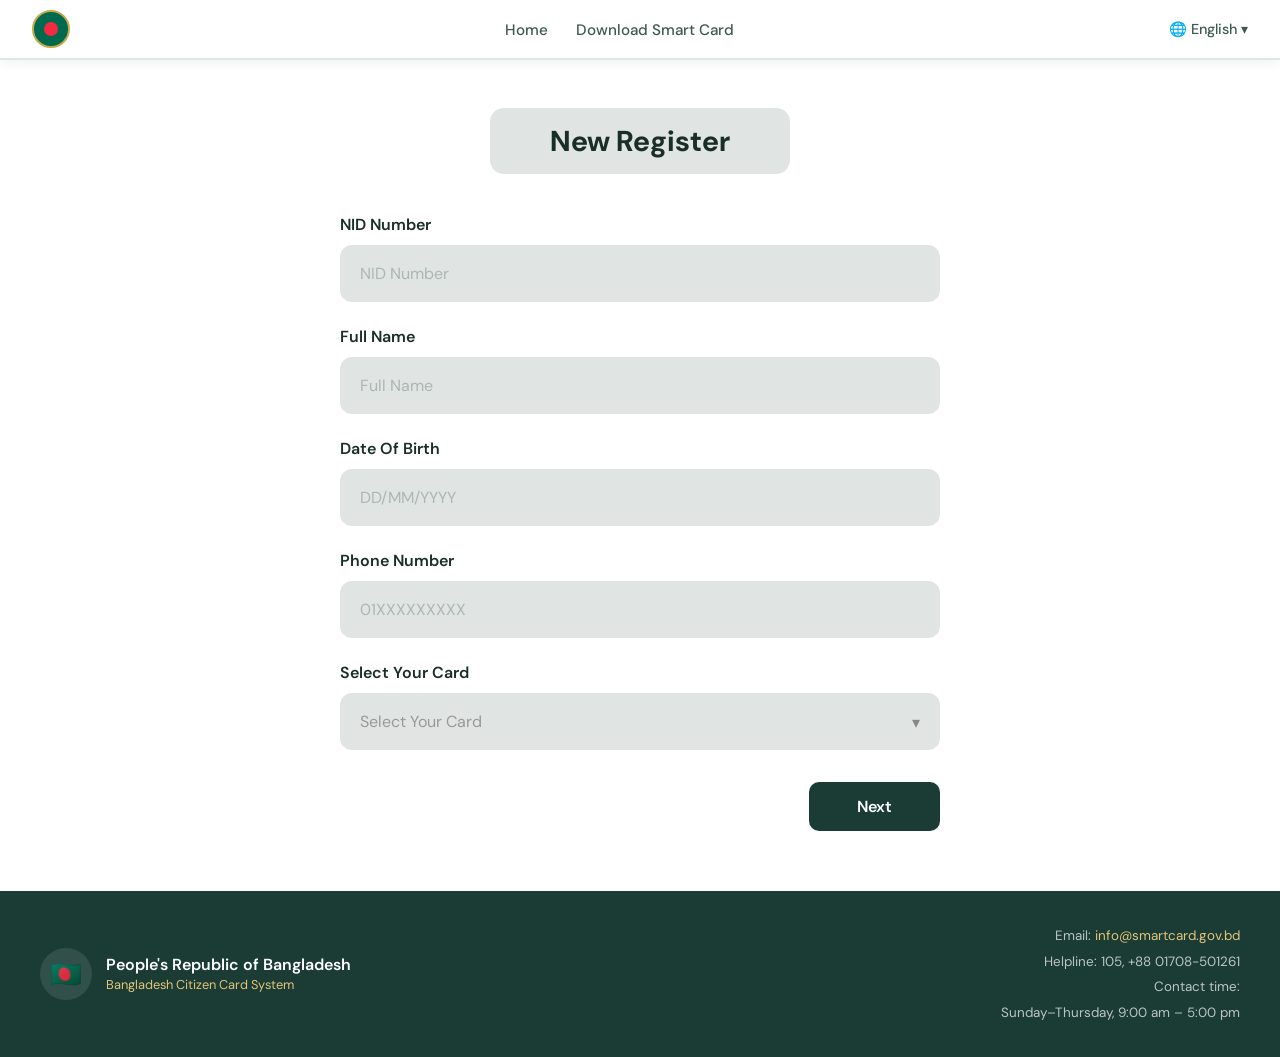
<file: frontend/register.html>
<!DOCTYPE html>
<html lang="en">
<head>
  <meta charset="UTF-8" />
  <meta name="viewport" content="width=device-width, initial-scale=1.0"/>
  <title>New Register — Bangladesh Citizen Card</title>
  <link href="https://fonts.googleapis.com/css2?family=Playfair+Display:wght@600;700&family=DM+Sans:wght@300;400;500;600&display=swap" rel="stylesheet"/>
  <link rel="stylesheet" href="style.css"/>
  <style>
    .register-wrapper {
      min-height: calc(100vh - 60px - 120px);
      background: var(--white);
      padding: 48px 24px 60px;
    }
    .register-title-box {
      display: block;
      width: fit-content;
      margin: 0 auto 40px;
      background: #e0e4e2;
      border-radius: 14px;
      padding: 14px 60px;
    }
    .register-title-box h2 {
      font-family: 'DM Sans', sans-serif;
      font-size: 1.8rem;
      font-weight: 700;
      color: var(--text-dark);
      text-align: center;
    }
    .register-form {
      max-width: 600px;
      margin: 0 auto;
      display: flex;
      flex-direction: column;
      gap: 24px;
    }
    .register-form .form-group { margin-bottom: 0; }
    .register-form .form-group label {
      font-size: 1rem;
      font-weight: 600;
      color: var(--text-dark);
      margin-bottom: 10px;
      display: block;
    }
    .register-form .form-group input,
    .register-form .form-group select {
      width: 100%;
      padding: 18px 20px;
      border: none;
      border-radius: 12px;
      font-size: 1rem;
      font-family: 'DM Sans', sans-serif;
      color: #999;
      background: #e0e4e2;
      outline: none;
      transition: background 0.2s, box-shadow 0.2s, color 0.2s;
      appearance: none;
      -webkit-appearance: none;
    }
    .register-form .form-group input:focus,
    .register-form .form-group select:focus {
      background: #d4dbd7;
      box-shadow: 0 0 0 3px rgba(46,107,94,0.12);
      color: var(--text-dark);
    }
    .register-form .form-group input::placeholder { color: #aab8b2; }
    .select-wrapper { position: relative; }
    .select-wrapper select { cursor: pointer; color: #aab8b2; }
    .select-wrapper select.selected { color: var(--text-dark); }
    .select-wrapper select option { color: var(--text-dark); }
    .select-arrow {
      position: absolute;
      right: 20px;
      top: 50%;
      transform: translateY(-50%);
      pointer-events: none;
      color: #888;
      font-size: 1rem;
    }
    .register-form .form-group input.error,
    .register-form .form-group select.error {
      box-shadow: 0 0 0 2.5px #e74c3c;
      background: #fdf0ee;
    }
    .error-msg {
      font-size: 0.82rem;
      color: #e74c3c;
      margin-top: 6px;
      display: none;
    }
    .error-msg.show { display: block; }
    .register-actions {
      display: flex;
      justify-content: flex-end;
      margin-top: 8px;
    }
    .btn-next {
      background: var(--green-dark);
      color: var(--white);
      border: none;
      border-radius: 10px;
      padding: 14px 48px;
      font-size: 1rem;
      font-weight: 600;
      font-family: 'DM Sans', sans-serif;
      cursor: pointer;
      transition: background 0.2s, transform 0.15s;
    }
    .btn-next:hover {
      background: var(--green-mid);
      transform: translateY(-1px);
    }
    .success-box {
      display: none;
      max-width: 600px;
      margin: 0 auto;
      background: #eafaf3;
      border: 1.5px solid #2ecc71;
      border-radius: 12px;
      padding: 32px;
      text-align: center;
    }
    .success-box .success-icon { font-size: 3rem; margin-bottom: 12px; }
    .success-box h3 {
      font-family: 'Playfair Display', serif;
      font-size: 1.5rem;
      color: #27ae60;
      margin-bottom: 10px;
    }
    .success-box p {
      color: var(--text-mid);
      font-size: 0.95rem;
      line-height: 1.7;
    }
    .success-box .btn-home {
      display: inline-block;
      margin-top: 20px;
      background: var(--green-dark);
      color: var(--white);
      padding: 11px 32px;
      border-radius: 8px;
      text-decoration: none;
      font-weight: 600;
      font-size: 0.95rem;
      transition: background 0.2s;
    }
    .success-box .btn-home:hover { background: var(--green-mid); }
    @media (max-width: 600px) {
      .register-title-box { padding: 12px 32px; }
      .register-title-box h2 { font-size: 1.4rem; }
      .btn-next { width: 100%; }
      .register-actions { justify-content: center; }
    }
  </style>
</head>
<body>

<!-- NAVBAR -->
<nav>
  <div class="nav-logo">
    <svg xmlns="http://www.w3.org/2000/svg" viewBox="0 0 38 38" width="38" height="38">
      <circle cx="19" cy="19" r="18" fill="#006a4e" stroke="#c9a84c" stroke-width="2"/>
      <circle cx="19" cy="19" r="7" fill="#f42a41"/>
    </svg>
  </div>
  <ul class="nav-links">
    <li><a href="index.html">Home</a></li>
    <li><a href="#">Download Smart Card</a></li>
  </ul>
  <div class="nav-right">🌐 English ▾</div>
</nav>

<!-- REGISTER FORM -->
<div class="register-wrapper">
  <div class="register-title-box">
    <h2>New Register</h2>
  </div>

  <div class="register-form" id="registerForm">

    <div class="form-group">
      <label for="nid">NID Number</label>
      <input type="text" id="nid" placeholder="NID Number" maxlength="17"
        oninput="clearError(this)"/>
      <span class="error-msg" id="nid-err">⚠️ NID Number দিন।</span>
    </div>

    <div class="form-group">
      <label for="fullname">Full Name</label>
      <input type="text" id="fullname" placeholder="Full Name"
        oninput="clearError(this)"/>
      <span class="error-msg" id="fullname-err">⚠️ Full Name দিন।</span>
    </div>

    <div class="form-group">
      <label for="dob">Date Of Birth</label>
      <input type="text" id="dob" placeholder="DD/MM/YYYY" maxlength="10"
        oninput="formatDate(this); clearError(this)"/>
      <span class="error-msg" id="dob-err">⚠️ সঠিক Date of Birth দিন। (DD/MM/YYYY)</span>
    </div>

    <div class="form-group">
      <label for="phone">Phone Number</label>
      <input type="tel" id="phone" placeholder="01XXXXXXXXX" maxlength="11"
        oninput="clearError(this)"/>
      <span class="error-msg" id="phone-err">⚠️ সঠিক Phone Number দিন। (01XXXXXXXXX)</span>
    </div>

    <div class="form-group">
      <label for="cardType">Select Your Card</label>
      <div class="select-wrapper">
        <select id="cardType" onchange="clearError(this); this.classList.add('selected')">
          <option value="" disabled selected>Select Your Card</option>
          <option value="family">Family</option>
          <option value="business">Business</option>
          <option value="student">Student</option>
          <option value="vehicle">Vehicle</option>
          <option value="agriculture">Agriculture</option>
        </select>
        <span class="select-arrow">▾</span>
      </div>
      <span class="error-msg" id="cardType-err">⚠️ Card Type select করুন।</span>
    </div>

    <div class="register-actions">
      <button class="btn-next" onclick="handleNext()">Next</button>
    </div>

  </div>

  <!-- Success -->
  <div class="success-box" id="successBox">
    <div class="success-icon">✅</div>
    <h3>Registration Successful!</h3>
    <p>আপনার তথ্য সফলভাবে জমা হয়েছে।<br/>আমরা শীঘ্রই আপনার সাথে যোগাযোগ করব।</p>
    <a href="index.html" class="btn-home">← Back to Home</a>
  </div>
</div>

<!-- FOOTER -->
<footer>
  <div class="footer-left">
    <div class="footer-logo">🇧🇩</div>
    <div class="footer-brand">
      People's Republic of Bangladesh
      <small>Bangladesh Citizen Card System</small>
    </div>
  </div>
  <div class="footer-right">
    Email: <a href="mailto:info@smartcard.gov.bd">info@smartcard.gov.bd</a><br/>
    Helpline: 105, +88 01708-501261<br/>
    Contact time:<br/>
    Sunday–Thursday, 9:00 am – 5:00 pm
  </div>
</footer>

<script src="register.js"></script>
</body>
</html>
</file>
<file: style.css>
/* ============================================================
   Bangladesh Citizen Card System — Stylesheet
   File: style.css
   ============================================================ */

/* ---------- RESET & ROOT VARIABLES ---------- */
*, *::before, *::after {
  box-sizing: border-box;
  margin: 0;
  padding: 0;
}

:root {
  --green-dark:  #1a3c34;
  --green-mid:   #2e6b5e;
  --green-light: #3a8a74;
  --gold:        #c9a84c;
  --gold-light:  #e2c47a;
  --white:       #ffffff;
  --bg-light:    #f4f6f5;
  --text-dark:   #1a2e28;
  --text-mid:    #3d5a52;
  --text-muted:  #7a9a90;
  --border:      #dce8e4;
  --shadow:      0 4px 24px rgba(26, 60, 52, 0.10);
}

body {
  font-family: 'DM Sans', sans-serif;
  background: var(--bg-light);
  color: var(--text-dark);
  min-height: 100vh;
}

/* ---------- NAVBAR ---------- */
nav {
  position: sticky;
  top: 0;
  z-index: 100;
  background: var(--white);
  border-bottom: 2px solid var(--border);
  display: flex;
  align-items: center;
  justify-content: space-between;
  padding: 0 32px;
  height: 60px;
  box-shadow: 0 2px 12px rgba(26, 60, 52, 0.07);
}

.nav-logo {
  display: flex;
  align-items: center;
  gap: 12px;
}

.nav-links {
  display: flex;
  align-items: center;
  gap: 28px;
  list-style: none;
}

.nav-links a {
  text-decoration: none;
  color: var(--text-mid);
  font-size: 0.95rem;
  font-weight: 500;
  transition: color 0.2s;
}

.nav-links a:hover {
  color: var(--green-mid);
}

.nav-right {
  display: flex;
  align-items: center;
  gap: 8px;
  color: var(--text-mid);
  font-size: 0.9rem;
  font-weight: 500;
  cursor: pointer;
}

/* ---------- HERO ---------- */
.hero {
  display: flex;
  min-height: 420px;
  overflow: hidden;
}

.hero-bg-pattern {
  position: absolute;
  inset: 0;
  background:
    radial-gradient(ellipse at 70% 50%, rgba(201,168,76,0.10) 0%, transparent 60%),
    radial-gradient(ellipse at 20% 80%, rgba(58,138,116,0.18) 0%, transparent 50%);
  pointer-events: none;
}

.hero-img-side {
  position: absolute;
  left: 0;
  top: 0;
  bottom: 0;
  width: 55%;
  overflow: hidden;
}

.hero-img-side svg {
  width: 100%;
  height: 100%;
  opacity: 0.5;
}

.hero-content {
  position: relative;
  z-index: 2;
  margin-left: auto;
  max-width: 420px;
  display: flex;
  flex-direction: column;
  gap: 18px;
}

.hero-badge {
  display: inline-block;
  background: rgba(201, 168, 76, 0.15);
  border: 1px solid var(--gold);
  color: var(--gold-light);
  font-size: 0.78rem;
  font-weight: 600;
  letter-spacing: 0.12em;
  text-transform: uppercase;
  padding: 4px 14px;
  border-radius: 20px;
  width: fit-content;
}

.hero h1 {
  font-family: 'Playfair Display', serif;
  font-size: 2.6rem;
  color: var(--white);
  line-height: 1.1;
}

.hero h1 span {
  color: var(--gold);
}

.hero-card {
  background: rgba(255, 255, 255, 0.10);
  border: 1px solid rgba(201, 168, 76, 0.30);
  border-radius: 14px;
  padding: 20px 24px;
  backdrop-filter: blur(10px);
}

.hero-card p.label {
  font-size: 0.82rem;
  color: var(--text-muted);
  margin-bottom: 2px;
}

.hero-card p.label span {
  color: var(--gold);
  font-weight: 600;
}

.hero-card .desc {
  font-size: 0.88rem;
  color: rgba(255, 255, 255, 0.75);
  margin: 6px 0 14px;
  line-height: 1.6;
}

.btn-primary {
  display: inline-flex;
  align-items: center;
  gap: 8px;
  background: var(--gold);
  color: var(--green-dark);
  font-weight: 700;
  font-size: 0.92rem;
  padding: 10px 22px;
  border-radius: 8px;
  border: none;
  cursor: pointer;
  text-decoration: none;
  transition: background 0.2s, transform 0.15s;
  letter-spacing: 0.02em;
}

.btn-primary:hover {
  background: var(--gold-light);
  transform: translateY(-1px);
}

/* ---------- LOGIN SECTION ---------- */
.section-account {
  background: var(--white);
  padding: 56px 24px 48px;
  text-align: center;
}

.section-account h2 {
  font-family: 'Playfair Display', serif;
  font-size: 2rem;
  color: var(--text-dark);
  margin-bottom: 8px;
}

.section-account .sub {
  color: var(--text-muted);
  font-size: 0.95rem;
  margin-bottom: 32px;
}

.login-card {
  max-width: 480px;
  margin: 0 auto;
  background: #f7faf9;
  border: 1.5px solid var(--border);
  border-radius: 18px;
  padding: 36px 36px 28px;
  box-shadow: var(--shadow);
  text-align: left;
}

.login-card h3 {
  font-family: 'Playfair Display', serif;
  font-size: 1.3rem;
  color: var(--text-dark);
  margin-bottom: 22px;
  text-align: center;
}

.form-group {
  margin-bottom: 18px;
}

.form-group label {
  display: block;
  font-size: 0.87rem;
  font-weight: 500;
  color: var(--text-mid);
  margin-bottom: 6px;
}

.form-group input {
  width: 100%;
  padding: 11px 14px;
  border: 1.5px solid var(--border);
  border-radius: 8px;
  font-size: 0.95rem;
  font-family: 'DM Sans', sans-serif;
  color: var(--text-dark);
  background: var(--white);
  transition: border-color 0.2s, box-shadow 0.2s;
  outline: none;
}

.form-group input:focus {
  border-color: var(--green-mid);
  box-shadow: 0 0 0 3px rgba(46, 107, 94, 0.10);
}

.form-group input::placeholder {
  color: #b0c4bc;
}

.login-actions {
  display: flex;
  align-items: center;
  gap: 18px;
  margin-top: 8px;
}

.btn-login {
  background: var(--green-dark);
  color: var(--white);
  border: none;
  border-radius: 8px;
  padding: 10px 28px;
  font-size: 0.95rem;
  font-weight: 600;
  font-family: 'DM Sans', sans-serif;
  cursor: pointer;
  transition: background 0.2s, transform 0.15s;
}

.btn-login:hover {
  background: var(--green-mid);
  transform: translateY(-1px);
}

.forgot-link {
  color: var(--text-muted);
  font-size: 0.88rem;
  cursor: pointer;
  text-decoration: none;
  transition: color 0.2s;
}

.forgot-link:hover {
  color: var(--green-mid);
}

/* Login Success State */
.login-success {
  display: none;
  max-width: 480px;
  margin: 0 auto;
  background: #eafaf3;
  border: 1.5px solid #2ecc71;
  border-radius: 18px;
  padding: 36px;
  text-align: center;
}

.login-success-icon {
  font-size: 2.8rem;
  margin-bottom: 12px;
}

.login-success h4 {
  font-family: 'Playfair Display', serif;
  font-size: 1.4rem;
  color: #27ae60;
  margin-bottom: 8px;
}

.login-success p {
  color: var(--text-mid);
  font-size: 0.95rem;
}

/* ---------- FAQ SECTION ---------- */
.section-faq {
  padding: 60px 24px;
  max-width: 720px;
  margin: 0 auto;
}

.section-faq h2 {
  font-family: 'Playfair Display', serif;
  font-size: 2rem;
  color: var(--text-dark);
  text-align: center;
  margin-bottom: 36px;
}

.faq-list {
  display: flex;
  flex-direction: column;
  gap: 14px;
}

.faq-item {
  background: var(--white);
  border: 1.5px solid var(--border);
  border-radius: 12px;
  overflow: hidden;
  box-shadow: 0 2px 10px rgba(26, 60, 52, 0.05);
  transition: box-shadow 0.2s;
}

.faq-item:hover {
  box-shadow: var(--shadow);
}

.faq-header {
  display: flex;
  align-items: center;
  justify-content: space-between;
  padding: 18px 22px;
  cursor: pointer;
  user-select: none;
}

.faq-header span {
  font-size: 1rem;
  font-weight: 600;
  color: var(--green-dark);
  letter-spacing: 0.01em;
}

.faq-icon {
  width: 28px;
  height: 28px;
  background: var(--bg-light);
  border-radius: 50%;
  display: flex;
  align-items: center;
  justify-content: center;
  transition: background 0.2s;
  flex-shrink: 0;
}

.faq-icon svg {
  width: 14px;
  height: 14px;
  fill: none;
  stroke: var(--green-mid);
  stroke-width: 2.5;
  stroke-linecap: round;
  stroke-linejoin: round;
  transition: transform 0.3s;
}

.faq-item.open .faq-icon {
  background: var(--green-dark);
}

.faq-item.open .faq-icon svg {
  stroke: var(--white);
  transform: rotate(180deg);
}

.faq-body {
  max-height: 0;
  overflow: hidden;
  transition: max-height 0.35s ease;
}

.faq-body p {
  padding: 0 22px 18px;
  font-size: 0.92rem;
  color: var(--text-mid);
  line-height: 1.7;
}

.faq-item.open .faq-body {
  max-height: 200px;
}

/* ---------- INFO SECTION ---------- */
.section-info {
  background: var(--white);
  border-top: 2px solid var(--border);
  padding: 52px 24px 44px;
  text-align: center;
}

.section-info h2 {
  font-family: 'Playfair Display', serif;
  font-size: 1.7rem;
  color: var(--text-dark);
  margin-bottom: 16px;
}

.section-info p {
  max-width: 700px;
  margin: 0 auto;
  font-size: 0.93rem;
  color: var(--text-mid);
  line-height: 1.8;
}

.section-info p + p {
  margin-top: 10px;
}

.info-highlight {
  color: var(--green-mid);
  font-weight: 600;
}

/* ---------- FOOTER ---------- */
footer {
  background: var(--green-dark);
  color: rgba(255, 255, 255, 0.85);
  padding: 32px 40px;
  display: flex;
  align-items: center;
  justify-content: space-between;
  gap: 24px;
  flex-wrap: wrap;
}

.footer-left {
  display: flex;
  align-items: center;
  gap: 14px;
}

.footer-logo {
  width: 52px;
  height: 52px;
  background: rgba(255, 255, 255, 0.10);
  border-radius: 50%;
  display: flex;
  align-items: center;
  justify-content: center;
  font-size: 1.6rem;
}

.footer-brand {
  font-weight: 600;
  font-size: 1rem;
  color: var(--white);
  line-height: 1.4;
}

.footer-brand small {
  display: block;
  font-size: 0.8rem;
  color: var(--gold-light);
  font-weight: 400;
}

.footer-right {
  text-align: right;
  font-size: 0.84rem;
  line-height: 1.9;
  color: rgba(255, 255, 255, 0.7);
}

.footer-right a {
  color: var(--gold-light);
  text-decoration: none;
}

.footer-right a:hover {
  text-decoration: underline;
}

/* ---------- ANIMATIONS ---------- */
@keyframes fadeInUp {
  from { opacity: 0; transform: translateY(22px); }
  to   { opacity: 1; transform: translateY(0); }
}

.hero-content > * {
  animation: fadeInUp 0.6s ease both;
}

.hero-content > *:nth-child(1) { animation-delay: 0.05s; }
.hero-content > *:nth-child(2) { animation-delay: 0.15s; }
.hero-content > *:nth-child(3) { animation-delay: 0.28s; }

/* ---------- HERO SPLIT LAYOUT ---------- */
.hero-left {
  position: relative;
  width: 50%;
  min-height: 420px;
  overflow: hidden;
  flex-shrink: 0;
  animation: fadeInLeft 0.7s ease both;
}

.hero-left img {
  width: 100%;
  height: 100%;
  object-fit: cover;
  object-position: center;
  display: block;
  transition: transform 0.6s ease;
}

.hero-left:hover img {
  transform: scale(1.04);
}

.hero-left-overlay {
  position: absolute;
  inset: 0;
  background: linear-gradient(
    to right,
    rgba(26,60,52,0.15) 0%,
    rgba(26,60,52,0.45) 100%
  );
}

.hero-right {
  width: 50%;
  background: linear-gradient(135deg, #1a3c34 0%, #2e6b5e 45%, #1a3c34 100%);
  position: relative;
  display: flex;
  align-items: center;
  justify-content: center;
  padding: 40px 48px;
  overflow: hidden;
}

.hero-right::before {
  content: '';
  position: absolute;
  inset: 0;
  background:
    radial-gradient(ellipse at 20% 20%, rgba(201,168,76,0.18) 0%, transparent 55%),
    radial-gradient(ellipse at 80% 80%, rgba(58,138,116,0.20) 0%, transparent 50%);
  pointer-events: none;
}

.hero-right::after {
  content: '';
  position: absolute;
  inset: 0;
  background-image:
    linear-gradient(rgba(255,255,255,0.03) 1px, transparent 1px),
    linear-gradient(90deg, rgba(255,255,255,0.03) 1px, transparent 1px);
  background-size: 32px 32px;
  pointer-events: none;
}

.hero-content {
  position: relative;
  z-index: 2;
  display: flex;
  flex-direction: column;
  gap: 18px;
  max-width: 400px;
  width: 100%;
  margin: 0 auto;
}

@keyframes fadeInLeft {
  from { opacity: 0; transform: translateX(-24px); }
  to   { opacity: 1; transform: translateX(0); }
}

.hero-content > * {
  animation: fadeInUp 0.6s ease both;
}

.hero-content > *:nth-child(1) { animation-delay: 0.05s; }
.hero-content > *:nth-child(2) { animation-delay: 0.15s; }
.hero-content > *:nth-child(3) { animation-delay: 0.28s; }

@keyframes textGlow {
  from { text-shadow: 0 0 0 rgba(201, 168, 76, 0); }
  to   { text-shadow: 0 0 16px rgba(201, 168, 76, 0.85); }
}

.hero h1 span.gold {
  animation: textGlow 2.4s ease-in-out infinite alternate;
}

.cursor {
  display: inline-block;
  width: 3px;
  height: 1em;
  background-color: var(--gold);
  margin-left: 2px;
  animation: blink 1s infinite;
  vertical-align: text-bottom;
}
.cursor.typing {
  animation: none;
}
@keyframes blink {
  0% { background-color: var(--gold); }
  49% { background-color: var(--gold); }
  50% { background-color: transparent; }
  100% { background-color: transparent; }
}

/* ---------- FORGET PASSWORD MODAL ---------- */
.modal-overlay {
  display: none;
  position: fixed;
  inset: 0;
  background: rgba(0, 0, 0, 0.5);
  z-index: 9999;
  align-items: center;
  justify-content: center;
  padding: 20px;
}

.modal-overlay.active {
  display: flex;
}

.modal-box {
  background: var(--white);
  border-radius: 18px;
  padding: 36px 32px 28px;
  width: 100%;
  max-width: 420px;
  box-shadow: 0 16px 56px rgba(0, 0, 0, 0.20);
  position: relative;
}

.modal-close {
  position: absolute;
  top: 16px;
  right: 18px;
  background: none;
  border: none;
  font-size: 1.3rem;
  cursor: pointer;
  color: #aaa;
  line-height: 1;
  transition: color 0.2s;
}

.modal-close:hover { color: #e74c3c; }

.modal-box h3 {
  font-family: 'Playfair Display', serif;
  font-size: 1.4rem;
  color: var(--text-dark);
  margin-bottom: 6px;
}

.modal-box p {
  font-size: 0.9rem;
  color: var(--text-muted);
  margin-bottom: 20px;
  line-height: 1.6;
}

.modal-steps { display: none; }
.modal-steps.active { display: block; }

.modal-btn {
  width: 100%;
  background: var(--green-dark);
  color: var(--white);
  border: none;
  border-radius: 10px;
  padding: 14px;
  font-size: 1rem;
  font-weight: 600;
  font-family: 'DM Sans', sans-serif;
  cursor: pointer;
  margin-top: 4px;
  transition: background 0.2s, transform 0.15s;
}

.modal-btn:hover {
  background: var(--green-mid);
  transform: translateY(-1px);
}

/* OTP boxes */
.otp-row {
  display: flex;
  gap: 12px;
  margin-bottom: 12px;
}

.otp-box {
  width: 56px !important;
  height: 56px;
  text-align: center;
  font-size: 1.4rem;
  font-weight: 700;
  border: 1.5px solid var(--border) !important;
  border-radius: 10px !important;
  background: #f0f4f3 !important;
  padding: 0 !important;
  outline: none;
  transition: border-color 0.2s, box-shadow 0.2s;
}

.otp-box:focus {
  border-color: var(--green-mid) !important;
  box-shadow: 0 0 0 3px rgba(46, 107, 94, 0.12) !important;
}

/* Demo hint */
.fp-demo-hint {
  display: block;
  font-size: 0.82rem;
  color: var(--green-mid);
  margin-bottom: 10px;
}

/* Error messages */
.fp-err {
  display: none;
  font-size: 0.82rem;
  color: #e74c3c;
  margin-top: 5px;
  margin-bottom: 10px;
}

.fp-err.show { display: block; }

/* Success step */
.fp-success {
  text-align: center;
  padding: 12px 0;
}

.fp-success-icon { font-size: 2.8rem; }

.fp-success h4 {
  font-family: 'Playfair Display', serif;
  font-size: 1.3rem;
  color: #27ae60;
  margin: 10px 0 6px;
}

.fp-success p {
  font-size: 0.88rem;
  color: var(--text-muted);
  margin-bottom: 0;
}

/* ---------- RESPONSIVE ---------- */
@media (max-width: 768px) {
  .hero { flex-direction: column; min-height: auto; }
  .hero-left { width: 100%; height: 220px; min-height: auto; }
  .hero-right { width: 100%; padding: 32px 20px; }
  .hero h1 { font-size: 1.8rem; }
}

@media (max-width: 700px) {
  nav { padding: 0 16px; }
  .hero { padding: 0; min-height: 320px; }
  footer { flex-direction: column; text-align: center; }
  .footer-right { text-align: center; }
  .login-card { padding: 24px 16px 20px; }
  .modal-box { padding: 28px 20px 22px; }
  .otp-box { width: 46px !important; height: 46px; font-size: 1.2rem; }
}
</file>
<file: frontend/style.css>
/* ============================================================
   Bangladesh Citizen Card System — Stylesheet
   File: style.css
   ============================================================ */

/* ---------- RESET & ROOT VARIABLES ---------- */
*, *::before, *::after {
  box-sizing: border-box;
  margin: 0;
  padding: 0;
}

:root {
  --green-dark:  #1a3c34;
  --green-mid:   #2e6b5e;
  --green-light: #3a8a74;
  --gold:        #c9a84c;
  --gold-light:  #e2c47a;
  --white:       #ffffff;
  --bg-light:    #f4f6f5;
  --text-dark:   #1a2e28;
  --text-mid:    #3d5a52;
  --text-muted:  #7a9a90;
  --border:      #dce8e4;
  --shadow:      0 4px 24px rgba(26, 60, 52, 0.10);
}

body {
  font-family: 'DM Sans', sans-serif;
  background: var(--bg-light);
  color: var(--text-dark);
  min-height: 100vh;
}

/* ---------- NAVBAR ---------- */
nav {
  position: sticky;
  top: 0;
  z-index: 100;
  background: var(--white);
  border-bottom: 2px solid var(--border);
  display: flex;
  align-items: center;
  justify-content: space-between;
  padding: 0 32px;
  height: 60px;
  box-shadow: 0 2px 12px rgba(26, 60, 52, 0.07);
}

.nav-logo {
  display: flex;
  align-items: center;
  gap: 12px;
}

.nav-links {
  display: flex;
  align-items: center;
  gap: 28px;
  list-style: none;
}

.nav-links a {
  text-decoration: none;
  color: var(--text-mid);
  font-size: 0.95rem;
  font-weight: 500;
  transition: color 0.2s;
}

.nav-links a:hover {
  color: var(--green-mid);
}

.nav-right {
  display: flex;
  align-items: center;
  gap: 8px;
  color: var(--text-mid);
  font-size: 0.9rem;
  font-weight: 500;
  cursor: pointer;
}

/* ---------- HERO ---------- */
.hero {
  display: flex;
  min-height: 420px;
  overflow: hidden;
}

.hero-bg-pattern {
  position: absolute;
  inset: 0;
  background:
    radial-gradient(ellipse at 70% 50%, rgba(201,168,76,0.10) 0%, transparent 60%),
    radial-gradient(ellipse at 20% 80%, rgba(58,138,116,0.18) 0%, transparent 50%);
  pointer-events: none;
}

.hero-img-side {
  position: absolute;
  left: 0;
  top: 0;
  bottom: 0;
  width: 55%;
  overflow: hidden;
}

.hero-img-side svg {
  width: 100%;
  height: 100%;
  opacity: 0.5;
}

.hero-content {
  position: relative;
  z-index: 2;
  margin-left: auto;
  max-width: 420px;
  display: flex;
  flex-direction: column;
  gap: 18px;
}

.hero-badge {
  display: inline-block;
  background: rgba(201, 168, 76, 0.15);
  border: 1px solid var(--gold);
  color: var(--gold-light);
  font-size: 0.78rem;
  font-weight: 600;
  letter-spacing: 0.12em;
  text-transform: uppercase;
  padding: 4px 14px;
  border-radius: 20px;
  width: fit-content;
}

.hero h1 {
  font-family: 'Playfair Display', serif;
  font-size: 2.6rem;
  color: var(--white);
  line-height: 1.1;
}

.hero h1 span {
  color: var(--gold);
}

.hero-card {
  background: rgba(255, 255, 255, 0.10);
  border: 1px solid rgba(201, 168, 76, 0.30);
  border-radius: 14px;
  padding: 20px 24px;
  backdrop-filter: blur(10px);
}

.hero-card p.label {
  font-size: 0.82rem;
  color: var(--text-muted);
  margin-bottom: 2px;
}

.hero-card p.label span {
  color: var(--gold);
  font-weight: 600;
}

.hero-card .desc {
  font-size: 0.88rem;
  color: rgba(255, 255, 255, 0.75);
  margin: 6px 0 14px;
  line-height: 1.6;
}

.btn-primary {
  display: inline-flex;
  align-items: center;
  gap: 8px;
  background: var(--gold);
  color: var(--green-dark);
  font-weight: 700;
  font-size: 0.92rem;
  padding: 10px 22px;
  border-radius: 8px;
  border: none;
  cursor: pointer;
  text-decoration: none;
  transition: background 0.2s, transform 0.15s;
  letter-spacing: 0.02em;
}

.btn-primary:hover {
  background: var(--gold-light);
  transform: translateY(-1px);
}

/* ---------- LOGIN SECTION ---------- */
.section-account {
  background: var(--white);
  padding: 56px 24px 48px;
  text-align: center;
}

.section-account h2 {
  font-family: 'Playfair Display', serif;
  font-size: 2rem;
  color: var(--text-dark);
  margin-bottom: 8px;
}

.section-account .sub {
  color: var(--text-muted);
  font-size: 0.95rem;
  margin-bottom: 32px;
}

.login-card {
  max-width: 480px;
  margin: 0 auto;
  background: #f7faf9;
  border: 1.5px solid var(--border);
  border-radius: 18px;
  padding: 36px 36px 28px;
  box-shadow: var(--shadow);
  text-align: left;
}

.login-card h3 {
  font-family: 'Playfair Display', serif;
  font-size: 1.3rem;
  color: var(--text-dark);
  margin-bottom: 22px;
  text-align: center;
}

.form-group {
  margin-bottom: 18px;
}

.form-group label {
  display: block;
  font-size: 0.87rem;
  font-weight: 500;
  color: var(--text-mid);
  margin-bottom: 6px;
}

.form-group input {
  width: 100%;
  padding: 11px 14px;
  border: 1.5px solid var(--border);
  border-radius: 8px;
  font-size: 0.95rem;
  font-family: 'DM Sans', sans-serif;
  color: var(--text-dark);
  background: var(--white);
  transition: border-color 0.2s, box-shadow 0.2s;
  outline: none;
}

.form-group input:focus {
  border-color: var(--green-mid);
  box-shadow: 0 0 0 3px rgba(46, 107, 94, 0.10);
}

.form-group input::placeholder {
  color: #b0c4bc;
}

.login-actions {
  display: flex;
  align-items: center;
  gap: 18px;
  margin-top: 8px;
}

.btn-login {
  background: var(--green-dark);
  color: var(--white);
  border: none;
  border-radius: 8px;
  padding: 10px 28px;
  font-size: 0.95rem;
  font-weight: 600;
  font-family: 'DM Sans', sans-serif;
  cursor: pointer;
  transition: background 0.2s, transform 0.15s;
}

.btn-login:hover {
  background: var(--green-mid);
  transform: translateY(-1px);
}

.forgot-link {
  color: var(--text-muted);
  font-size: 0.88rem;
  cursor: pointer;
  text-decoration: none;
  transition: color 0.2s;
}

.forgot-link:hover {
  color: var(--green-mid);
}

/* ---------- FAQ SECTION ---------- */
.section-faq {
  padding: 60px 24px;
  max-width: 720px;
  margin: 0 auto;
}

.section-faq h2 {
  font-family: 'Playfair Display', serif;
  font-size: 2rem;
  color: var(--text-dark);
  text-align: center;
  margin-bottom: 36px;
}

.faq-list {
  display: flex;
  flex-direction: column;
  gap: 14px;
}

.faq-item {
  background: var(--white);
  border: 1.5px solid var(--border);
  border-radius: 12px;
  overflow: hidden;
  box-shadow: 0 2px 10px rgba(26, 60, 52, 0.05);
  transition: box-shadow 0.2s;
}

.faq-item:hover {
  box-shadow: var(--shadow);
}

.faq-header {
  display: flex;
  align-items: center;
  justify-content: space-between;
  padding: 18px 22px;
  cursor: pointer;
  user-select: none;
}

.faq-header span {
  font-size: 1rem;
  font-weight: 600;
  color: var(--green-dark);
  letter-spacing: 0.01em;
}

.faq-icon {
  width: 28px;
  height: 28px;
  background: var(--bg-light);
  border-radius: 50%;
  display: flex;
  align-items: center;
  justify-content: center;
  transition: background 0.2s;
  flex-shrink: 0;
}

.faq-icon svg {
  width: 14px;
  height: 14px;
  fill: none;
  stroke: var(--green-mid);
  stroke-width: 2.5;
  stroke-linecap: round;
  stroke-linejoin: round;
  transition: transform 0.3s;
}

.faq-item.open .faq-icon {
  background: var(--green-dark);
}

.faq-item.open .faq-icon svg {
  stroke: var(--white);
  transform: rotate(180deg);
}

.faq-body {
  max-height: 0;
  overflow: hidden;
  transition: max-height 0.35s ease;
}

.faq-body p {
  padding: 0 22px 18px;
  font-size: 0.92rem;
  color: var(--text-mid);
  line-height: 1.7;
}

.faq-item.open .faq-body {
  max-height: 200px;
}

/* ---------- INFO SECTION ---------- */
.section-info {
  background: var(--white);
  border-top: 2px solid var(--border);
  padding: 52px 24px 44px;
  text-align: center;
}

.section-info h2 {
  font-family: 'Playfair Display', serif;
  font-size: 1.7rem;
  color: var(--text-dark);
  margin-bottom: 16px;
}

.section-info p {
  max-width: 700px;
  margin: 0 auto;
  font-size: 0.93rem;
  color: var(--text-mid);
  line-height: 1.8;
}

.section-info p + p {
  margin-top: 10px;
}

.info-highlight {
  color: var(--green-mid);
  font-weight: 600;
}

/* ---------- FOOTER ---------- */
footer {
  background: var(--green-dark);
  color: rgba(255, 255, 255, 0.85);
  padding: 32px 40px;
  display: flex;
  align-items: center;
  justify-content: space-between;
  gap: 24px;
  flex-wrap: wrap;
}

.footer-left {
  display: flex;
  align-items: center;
  gap: 14px;
}

.footer-logo {
  width: 52px;
  height: 52px;
  background: rgba(255, 255, 255, 0.10);
  border-radius: 50%;
  display: flex;
  align-items: center;
  justify-content: center;
  font-size: 1.6rem;
}

.footer-brand {
  font-weight: 600;
  font-size: 1rem;
  color: var(--white);
  line-height: 1.4;
}

.footer-brand small {
  display: block;
  font-size: 0.8rem;
  color: var(--gold-light);
  font-weight: 400;
}

.footer-right {
  text-align: right;
  font-size: 0.84rem;
  line-height: 1.9;
  color: rgba(255, 255, 255, 0.7);
}

.footer-right a {
  color: var(--gold-light);
  text-decoration: none;
}

.footer-right a:hover {
  text-decoration: underline;
}

/* ---------- ANIMATIONS ---------- */
@keyframes fadeInUp {
  from {
    opacity: 0;
    transform: translateY(22px);
  }
  to {
    opacity: 1;
    transform: translateY(0);
  }
}

.hero-content > * {
  animation: fadeInUp 0.6s ease both;
}

.hero-content > *:nth-child(1) { animation-delay: 0.05s; }
.hero-content > *:nth-child(2) { animation-delay: 0.15s; }
.hero-content > *:nth-child(3) { animation-delay: 0.28s; }

/* ---------- RESPONSIVE ---------- */
@media (max-width: 700px) {
  nav {
    padding: 0 16px;
  }

  .hero {
    padding: 32px 18px;
    min-height: 320px;
  }

  .hero h1 {
    font-size: 1.9rem;
  }

  .hero-content {
    max-width: 100%;
  }

  footer {
    flex-direction: column;
    text-align: center;
  }

  .footer-right {
    text-align: center;
  }

  .login-card {
    padding: 24px 16px 20px;
  }
}
/* ---- HERO SPLIT LAYOUT ---- */
.hero-left {
  position: relative;
  width: 50%;
  min-height: 420px;
  overflow: hidden;
  flex-shrink: 0;
  animation: fadeInLeft 0.7s ease both;
}

.hero-left img {
  width: 100%;
  height: 100%;
  object-fit: cover;
  object-position: center;
  display: block;
  transition: transform 0.6s ease;
}

.hero-left:hover img {
  transform: scale(1.04);
}

.hero-left-overlay {
  position: absolute;
  inset: 0;
  background: linear-gradient(
    to right,
    rgba(26,60,52,0.15) 0%,
    rgba(26,60,52,0.45) 100%
  );
}

.hero-right {
  width: 50%;
  background: linear-gradient(135deg, #1a3c34 0%, #2e6b5e 45%, #1a3c34 100%);
  position: relative;
  display: flex;
  align-items: center;
  justify-content: center;
  padding: 40px 48px;
  overflow: hidden;
}

.hero-right::before {
  content: '';
  position: absolute;
  inset: 0;
  background:
    radial-gradient(ellipse at 20% 20%, rgba(201,168,76,0.18) 0%, transparent 55%),
    radial-gradient(ellipse at 80% 80%, rgba(58,138,116,0.20) 0%, transparent 50%);
  pointer-events: none;
}

.hero-right::after {
  content: '';
  position: absolute;
  inset: 0;
  background-image:
    linear-gradient(rgba(255,255,255,0.03) 1px, transparent 1px),
    linear-gradient(90deg, rgba(255,255,255,0.03) 1px, transparent 1px);
  background-size: 32px 32px;
  pointer-events: none;
}

.hero-content {
  position: relative;
  z-index: 2;
  display: flex;
  flex-direction: column;
  gap: 18px;
  max-width: 400px;
  width: 100%;
  margin: 0 auto;
}

@keyframes fadeInLeft {
  from { opacity: 0; transform: translateX(-24px); }
  to   { opacity: 1; transform: translateX(0); }
}

@media (max-width: 768px) {
  .hero { flex-direction: column; min-height: auto; }
  .hero-left { width: 100%; height: 220px; }
  .hero-right { width: 100%; padding: 32px 20px; }
  .hero h1 { font-size: 1.8rem; }
}
</file>
